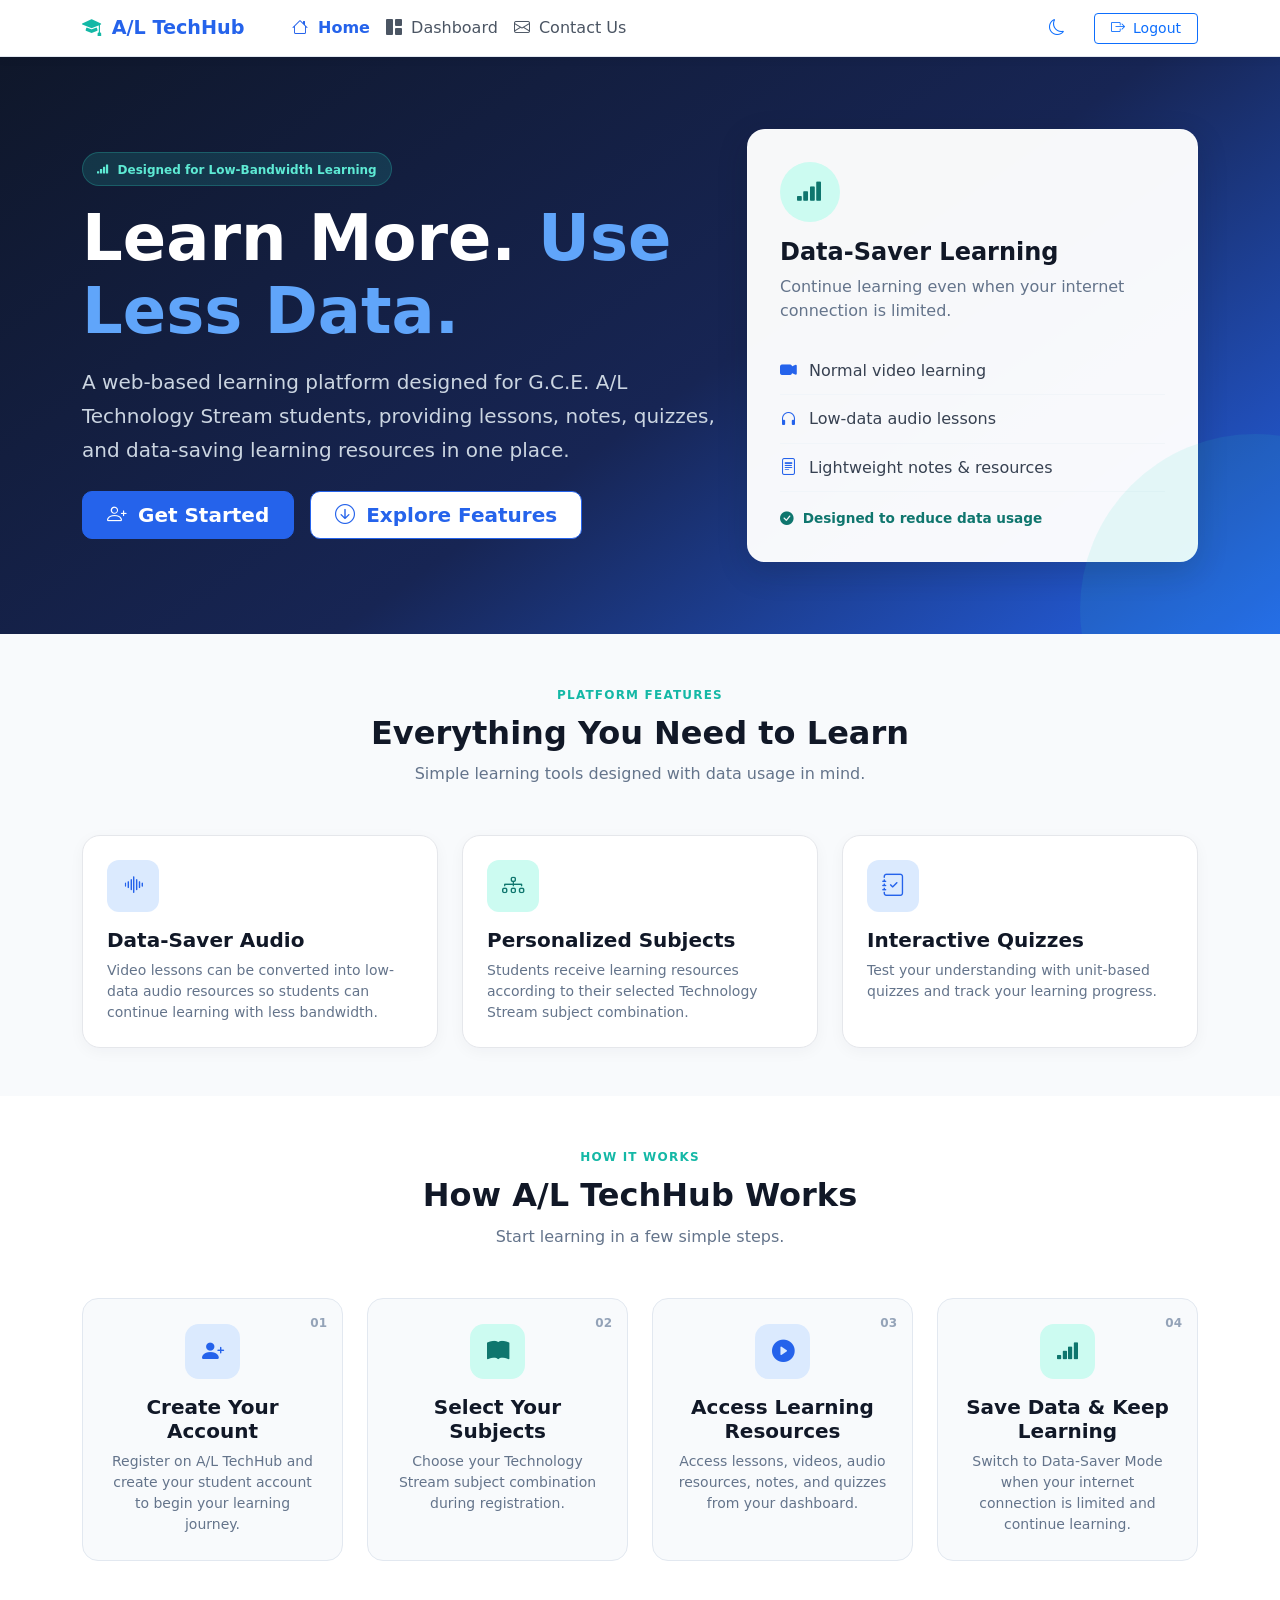
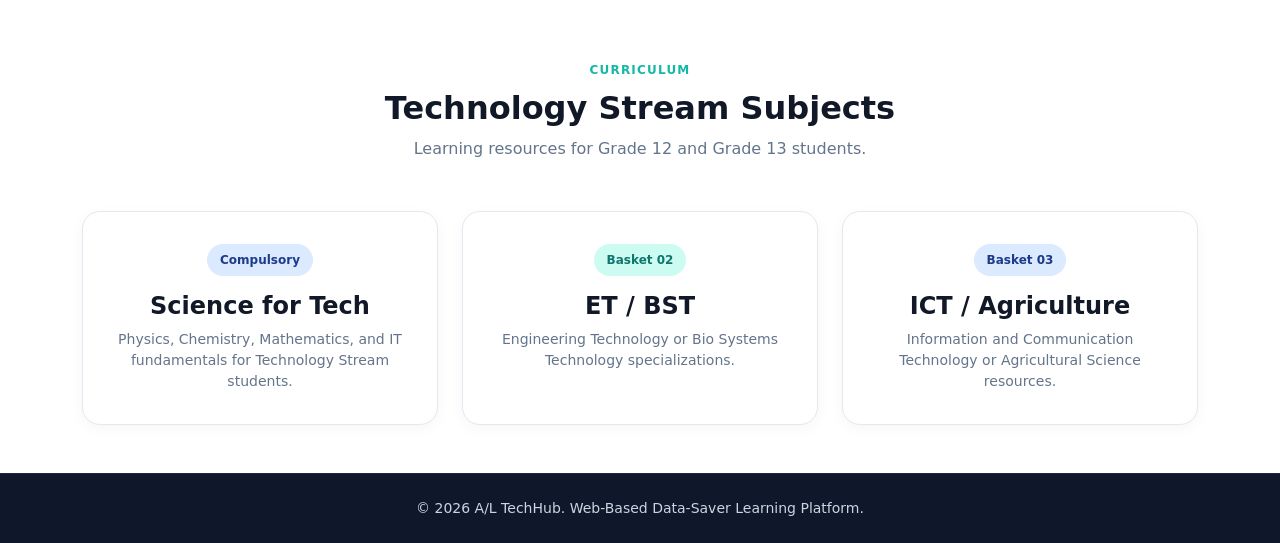
<file: index.html>
<!DOCTYPE html>
<html lang="en">

<head>

    <meta charset="UTF-8">
    <meta name="viewport" content="width=device-width, initial-scale=1.0">

    <title>A/L TechHub | Data-Saver Learning Platform</title>

    <!-- Bootstrap -->
    <link
        href="https://cdn.jsdelivr.net/npm/bootstrap@5.3.0/dist/css/bootstrap.min.css"
        rel="stylesheet"
    >

    <!-- Bootstrap Icons -->
    <link
        href="https://cdn.jsdelivr.net/npm/bootstrap-icons@1.10.0/font/bootstrap-icons.css"
        rel="stylesheet"
    >

    <!-- Main CSS -->
    <link rel="stylesheet" href="./css/style.css">

</head>


<body class="home-page">


<!-- =========================================
     NAVIGATION BAR
========================================= -->

<nav class="navbar navbar-expand-lg home-navbar sticky-top">

    <div class="container">

        <!-- Logo -->
        <a
            class="navbar-brand home-brand fw-bold"
            href="index.php"
        >
            <i class="bi bi-mortarboard-fill me-1"></i>
            A/L TechHub
        </a>


        <!-- Mobile Button -->
        <button
            class="navbar-toggler"
            type="button"
            data-bs-toggle="collapse"
            data-bs-target="#mainNavbar"
            aria-controls="mainNavbar"
            aria-expanded="false"
            aria-label="Toggle navigation"
        >
            <span class="navbar-toggler-icon"></span>
        </button>


        <!-- Navigation -->
        <div
            class="collapse navbar-collapse"
            id="mainNavbar"
        >

            <!-- Left Links -->
            <ul class="navbar-nav me-auto ms-lg-4">

                <li class="nav-item">

                    <a
                        class="nav-link home-nav-link active"
                        href="index.html"
                    >
                        <i class="bi bi-house me-1"></i>
                        Home
                    </a>

                </li>


                <li class="nav-item">

                    <a
                        class="nav-link home-nav-link"
                        href="dashboard.php"
                    >
                        <i class="bi bi-grid-1x2-fill me-1"></i>
                        Dashboard
                    </a>

                </li>

                <li class="nav-item">

                    <a
                        class="nav-link home-nav-link"
                        href="contact.php"
                    >
                        <i class="bi bi-envelope me-1"></i>
                        Contact Us
                    </a>

                </li>

            </ul>

           <!-- Right Side -->

<div class="d-flex align-items-center gap-3">

   


    <!-- Day / Night Mode -->

    <button
        type="button"
        id="themeToggle"
        class="btn btn-link theme-toggle"
        aria-label="Switch to night mode"
        title="Switch to night mode"
    >

        <i
            class="bi bi-moon"
            id="themeIcon"
        ></i>

    </button>


    <a
        href="php/logout.php"
        class="btn btn-outline-primary btn-sm px-3"
    >

        <i class="bi bi-box-arrow-right me-1"></i>

        Logout

    </a>

</div>

        </div>

    </div>

</nav>



<!-- =========================================
     HERO SECTION
========================================= -->

<header class="home-hero">

    <div class="container">

        <div class="row align-items-center py-5">


            <!-- LEFT SIDE -->

            <div class="col-lg-7 py-4">


                <!-- Badge -->

                <span class="badge data-saver-badge mb-3">

                    <i class="bi bi-reception-4 me-1"></i>

                    Designed for Low-Bandwidth Learning

                </span>


                <!-- Heading -->

                <h1 class="home-heading fw-bold mb-3">

                    Learn More.
                    <span class="hero-highlight">
                        Use Less Data.
                    </span>

                </h1>


                <!-- Description -->

                <p class="home-description lead mb-4">

                    A web-based learning platform designed for
                    G.C.E. A/L Technology Stream students, providing
                    lessons, notes, quizzes, and data-saving learning
                    resources in one place.

                </p>


                <!-- Buttons -->

                <div class="d-flex flex-wrap gap-3">

                    <a
                        href="#how-it-works"
                        class="btn btn-home-primary btn-lg px-4 fw-bold"
                    >

                        <i class="bi bi-person-plus me-1"></i>

                        Get Started

                    </a>


                    <a
                        href="#features"
                        class="btn btn-home-outline btn-lg px-4 fw-bold"
                    >

                        <i class="bi bi-arrow-down-circle me-1"></i>

                        Explore Features

                    </a>

                </div>

            </div>



            <!-- RIGHT SIDE -->

            <div class="col-lg-5 py-4">


                <div class="data-saver-card">


                    <!-- Icon -->

                    <div class="data-saver-icon">

                        <i class="bi bi-reception-4"></i>

                    </div>


                    <!-- Title -->

                    <h4 class="fw-bold mt-3">

                        Data-Saver Learning

                    </h4>


                    <!-- Description -->

                    <p class="home-card-text mb-4">

                        Continue learning even when your
                        internet connection is limited.

                    </p>


                    <!-- Feature -->

                    <div class="data-saver-item">

                        <i class="bi bi-camera-video-fill"></i>

                        <span>
                            Normal video learning
                        </span>

                    </div>


                    <!-- Feature -->

                    <div class="data-saver-item">

                        <i class="bi bi-headphones"></i>

                        <span>
                            Low-data audio lessons
                        </span>

                    </div>


                    <!-- Feature -->

                    <div class="data-saver-item">

                        <i class="bi bi-file-text"></i>

                        <span>
                            Lightweight notes & resources
                        </span>

                    </div>


                    <!-- Status -->

                    <div class="data-saver-status mt-3">

                        <i class="bi bi-check-circle-fill me-1"></i>

                        Designed to reduce data usage

                    </div>

                </div>

            </div>

        </div>

    </div>

</header>



<!-- =========================================
     FEATURES SECTION
========================================= -->

<section
    id="features"
    class="home-section-light py-5"
>

    <div class="container">


        <!-- Heading -->

        <div class="text-center mb-5">

            <span class="section-label">
                PLATFORM FEATURES
            </span>

            <h2 class="home-section-title fw-bold mt-2">
                Everything You Need to Learn
            </h2>

            <p class="home-section-text">
                Simple learning tools designed with data usage in mind.
            </p>

        </div>


        <div class="row g-4">


            <!-- Feature 1 -->

            <div class="col-md-4">

                <div class="feature-card h-100">

                    <div class="feature-icon blue-icon">

                        <i class="bi bi-soundwave"></i>

                    </div>


                    <h5 class="fw-bold mt-3">
                        Data-Saver Audio
                    </h5>


                    <p class="home-card-text small mb-0">

                        Video lessons can be converted into
                        low-data audio resources so students
                        can continue learning with less
                        bandwidth.

                    </p>

                </div>

            </div>



            <!-- Feature 2 -->

            <div class="col-md-4">

                <div class="feature-card h-100">

                    <div class="feature-icon teal-icon">

                        <i class="bi bi-diagram-3"></i>

                    </div>


                    <h5 class="fw-bold mt-3">
                        Personalized Subjects
                    </h5>


                    <p class="home-card-text small mb-0">

                        Students receive learning resources
                        according to their selected
                        Technology Stream subject combination.

                    </p>

                </div>

            </div>



            <!-- Feature 3 -->

            <div class="col-md-4">

                <div class="feature-card h-100">

                    <div class="feature-icon blue-icon">

                        <i class="bi bi-journal-check"></i>

                    </div>


                    <h5 class="fw-bold mt-3">
                        Interactive Quizzes
                    </h5>


                    <p class="home-card-text small mb-0">

                        Test your understanding with
                        unit-based quizzes and track your
                        learning progress.

                    </p>

                </div>

            </div>

        </div>

    </div>

</section>

<!-- =========================================
     HOW A/L TECHHUB WORKS
========================================= -->

<section
    id="how-it-works"
    class="home-how-it-works py-5"
>

    <div class="container">

        <!-- Heading -->

        <div class="text-center mb-5">

            <span class="section-label">
                HOW IT WORKS
            </span>

            <h2 class="home-section-title fw-bold mt-2">
                How A/L TechHub Works
            </h2>

            <p class="home-section-text">
                Start learning in a few simple steps.
            </p>

        </div>


        <div class="row g-4">


            <!-- Step 01 -->

            <div class="col-md-6 col-lg-3">

                <div class="how-it-works-card h-100">

                    <div class="how-step-number">
                        01
                    </div>

                    <div class="how-step-icon blue-icon">

                        <i class="bi bi-person-plus-fill"></i>

                    </div>

                    <h5 class="fw-bold mt-3">
                        Create Your Account
                    </h5>

                    <p class="home-card-text small mb-0">

                        Register on A/L TechHub and
                        create your student account
                        to begin your learning journey.

                    </p>

                </div>

            </div>


            <!-- Step 02 -->

            <div class="col-md-6 col-lg-3">

                <div class="how-it-works-card h-100">

                    <div class="how-step-number">
                        02
                    </div>

                    <div class="how-step-icon teal-icon">

                        <i class="bi bi-book-fill"></i>

                    </div>

                    <h5 class="fw-bold mt-3">
                        Select Your Subjects
                    </h5>

                    <p class="home-card-text small mb-0">

                        Choose your Technology Stream
                        subject combination during
                        registration.

                    </p>

                </div>

            </div>


            <!-- Step 03 -->

            <div class="col-md-6 col-lg-3">

                <div class="how-it-works-card h-100">

                    <div class="how-step-number">
                        03
                    </div>

                    <div class="how-step-icon blue-icon">

                        <i class="bi bi-play-circle-fill"></i>

                    </div>

                    <h5 class="fw-bold mt-3">
                        Access Learning Resources
                    </h5>

                    <p class="home-card-text small mb-0">

                        Access lessons, videos, audio
                        resources, notes, and quizzes
                        from your dashboard.

                    </p>

                </div>

            </div>


            <!-- Step 04 -->

            <div class="col-md-6 col-lg-3">

                <div class="how-it-works-card h-100">

                    <div class="how-step-number">
                        04
                    </div>

                    <div class="how-step-icon teal-icon">

                        <i class="bi bi-reception-4"></i>

                    </div>

                    <h5 class="fw-bold mt-3">
                        Save Data & Keep Learning
                    </h5>

                    <p class="home-card-text small mb-0">

                        Switch to Data-Saver Mode when
                        your internet connection is
                        limited and continue learning.

                    </p>

                </div>

            </div>


        </div>

    </div>

</section>

<!-- =========================================
     CURRICULUM SECTION
========================================= -->

<section
    id="curriculum"
    class="home-curriculum py-5"
>

    <div class="container">


        <!-- Heading -->

        <div class="text-center mb-5">

            <span class="section-label">
                CURRICULUM
            </span>

            <h2 class="home-section-title fw-bold mt-2">
                Technology Stream Subjects
            </h2>

            <p class="home-section-text">
                Learning resources for Grade 12 and Grade 13 students.
            </p>

        </div>


        <div class="row g-4 text-center">


            <!-- SFT -->

            <div class="col-md-4">

                <div class="curriculum-card h-100">

                    <span class="curriculum-badge blue-badge">
                        Compulsory
                    </span>

                    <h4 class="fw-bold mt-3">
                        Science for Tech
                    </h4>

                    <p class="home-card-text small mb-0">

                        Physics, Chemistry, Mathematics,
                        and IT fundamentals for Technology
                        Stream students.

                    </p>

                </div>

            </div>



            <!-- ET / BST -->

            <div class="col-md-4">

                <div class="curriculum-card h-100">

                    <span class="curriculum-badge teal-badge">
                        Basket 02
                    </span>

                    <h4 class="fw-bold mt-3">
                        ET / BST
                    </h4>

                    <p class="home-card-text small mb-0">

                        Engineering Technology or
                        Bio Systems Technology
                        specializations.

                    </p>

                </div>

            </div>



            <!-- ICT / Agriculture -->

            <div class="col-md-4">

                <div class="curriculum-card h-100">

                    <span class="curriculum-badge blue-badge">
                        Basket 03
                    </span>

                    <h4 class="fw-bold mt-3">
                        ICT / Agriculture
                    </h4>

                    <p class="home-card-text small mb-0">

                        Information and Communication
                        Technology or Agricultural
                        Science resources.

                    </p>

                </div>

            </div>

        </div>

    </div>

</section>



<!-- =========================================
     FOOTER
========================================= -->

<footer class="home-footer py-4">

    <div class="container text-center">

        <p class="mb-0 small">

            &copy; 2026 A/L TechHub.
            Web-Based Data-Saver Learning Platform.

        </p>

    </div>

</footer>



<!-- Bootstrap JavaScript -->

<script
    src="https://cdn.jsdelivr.net/npm/bootstrap@5.3.0/dist/js/bootstrap.bundle.min.js">
</script>

</body>

</html>
</file>
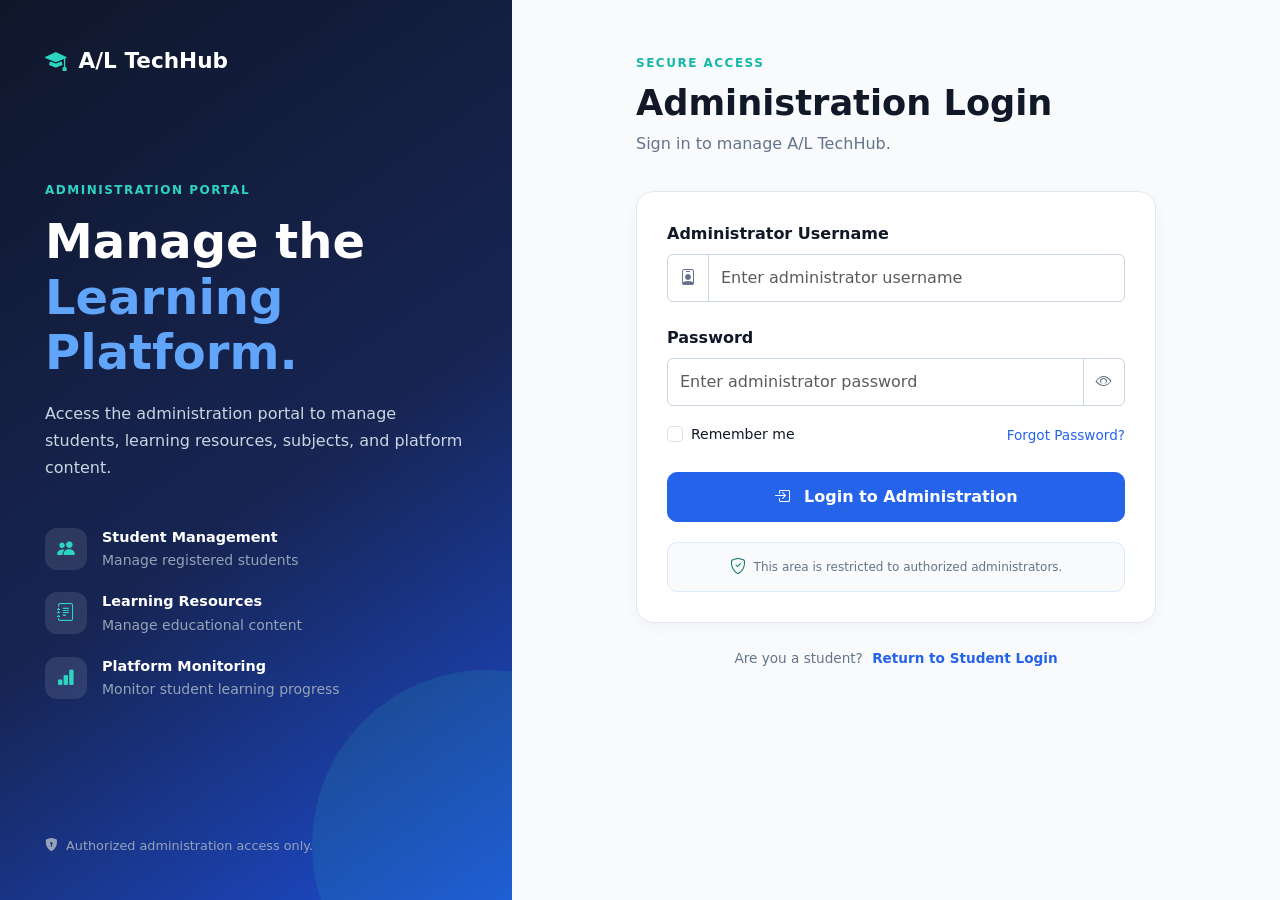
<file: admin-login.html>
<!DOCTYPE html>
<html lang="en">

<head>

    <meta charset="UTF-8">

    <meta
        name="viewport"
        content="width=device-width, initial-scale=1.0"
    >

    <title>Administration Login | A/L TechHub</title>


    <!-- Bootstrap -->
    <link
        href="https://cdn.jsdelivr.net/npm/bootstrap@5.3.0/dist/css/bootstrap.min.css"
        rel="stylesheet"
    >


    <!-- Bootstrap Icons -->
    <link
        href="https://cdn.jsdelivr.net/npm/bootstrap-icons@1.10.0/font/bootstrap-icons.css"
        rel="stylesheet"
    >


    <!-- Main CSS -->
    <link rel="stylesheet" href="css/style.css">

</head>


<body class="admin-login-page">


    <!-- =========================================
         MAIN WRAPPER
    ========================================== -->

    <div class="admin-login-wrapper">


        <!-- =========================================
             LEFT SIDE
        ========================================== -->

        <div class="admin-login-sidebar">

            <div class="admin-sidebar-content">


                <!-- Logo -->

                <a
                    href="index.html"
                    class="admin-logo text-decoration-none"
                >

                    <i class="bi bi-mortarboard-fill me-1"></i>

                    A/L TechHub

                </a>


                <!-- Main Content -->

                <div class="admin-sidebar-main">

                    <span class="admin-sidebar-label">
                        ADMINISTRATION PORTAL
                    </span>


                    <h1>
                        Manage the
                        <span>Learning Platform.</span>
                    </h1>


                    <p>
                        Access the administration portal to manage
                        students, learning resources, subjects,
                        and platform content.
                    </p>


                    <!-- Admin Features -->

                    <div class="admin-benefits">


                        <div class="admin-benefit">

                            <div class="admin-benefit-icon">

                                <i class="bi bi-people-fill"></i>

                            </div>

                            <div>

                                <strong>
                                    Student Management
                                </strong>

                                <small>
                                    Manage registered students
                                </small>

                            </div>

                        </div>


                        <div class="admin-benefit">

                            <div class="admin-benefit-icon">

                                <i class="bi bi-journal-text"></i>

                            </div>

                            <div>

                                <strong>
                                    Learning Resources
                                </strong>

                                <small>
                                    Manage educational content
                                </small>

                            </div>

                        </div>


                        <div class="admin-benefit">

                            <div class="admin-benefit-icon">

                                <i class="bi bi-bar-chart-fill"></i>

                            </div>

                            <div>

                                <strong>
                                    Platform Monitoring
                                </strong>

                                <small>
                                    Monitor student learning progress
                                </small>

                            </div>

                        </div>


                    </div>

                </div>


                <!-- Footer -->

                <div class="admin-sidebar-footer">

                    <i class="bi bi-shield-lock-fill me-1"></i>

                    Authorized administration access only.

                </div>

            </div>

        </div>



        <!-- =========================================
             RIGHT SIDE
        ========================================== -->

        <div class="admin-login-content">


            <div class="admin-login-form-container">

            

                <!-- Heading -->

                <div class="admin-login-heading">

                    <span class="admin-login-label">
                        SECURE ACCESS
                    </span>


                    <h2>
                        Administration Login
                    </h2>


                    <p>
                        Sign in to manage A/L TechHub.
                    </p>

                </div>

                <!-- =========================================
                        LOGIN ERROR MESSAGE
                    ========================================== -->

                    <div
                        id="loginError"
                        class="alert alert-danger d-none"
                        role="alert"
                    >
                    </div>



                <!-- =========================================
                     LOGIN CARD
                ========================================== -->

                <div class="admin-login-card">


                    <form
                        action="php/admin_login_process.php"
                        method="POST"
                    >


                        <!-- Admin Username -->

                        <div class="mb-4">

                            <label
                                for="adminUsername"
                                class="form-label fw-semibold"
                            >
                                Administrator Username
                            </label>


                            <div class="input-group">

                                <span class="input-group-text">

                                    <i class="bi bi-person-badge"></i>

                                </span>


                                <input
                                    type="text"
                                    class="form-control"
                                    id="adminUsername"
                                    name="username"
                                    placeholder="Enter administrator username"
                                    required
                                >

                            </div>

                        </div>



                        <div class="mb-3">
                            <label for="adminPassword" class="form-label fw-bold">
                                Password
                            </label>

                            <div class="input-group">

                                <input
                                    type="password"
                                    class="form-control"
                                    id="adminPassword"
                                    name="password"
                                    placeholder="Enter administrator password"
                                    required
                                >

                                <span
                                    class="input-group-text password-toggle"
                                    onclick="togglePassword()"
                                    style="cursor: pointer;"
                                >
                                    <i class="bi bi-eye" id="passwordIcon"></i>
                                </span>

                            </div>
                        </div>



                        <!-- Remember -->

                        <div class="d-flex justify-content-between align-items-center mb-4">

                            <div class="form-check">

                                <input
                                    class="form-check-input"
                                    type="checkbox"
                                    id="rememberAdmin"
                                    name="remember_me"
                                >

                                <label
                                    class="form-check-label small"
                                    for="rememberAdmin"
                                >
                                    Remember me
                                </label>

                            </div>


                            <a href="forgot-admin-password.php" class="admin-forgot-link">
                                Forgot Password?
                            </a>

                        </div>



                        <!-- Login Button -->

                        <button
                            type="submit"
                            class="btn btn-admin-login w-100"
                        >

                            <i class="bi bi-box-arrow-in-right me-2"></i>

                            Login to Administration

                        </button>


                    </form>


                    <!-- Security Message -->

                    <div class="admin-security-message">

                        <i class="bi bi-shield-check"></i>

                        <span>
                            This area is restricted to authorized
                            administrators.
                        </span>

                    </div>

                </div>



                <!-- Student Login -->

                <div class="admin-bottom">

                    <span>
                        Are you a student?
                    </span>

                    <a href="login.html">
                        Return to Student Login
                    </a>

                </div>


            </div>

        </div>

    </div>

    <script>
function togglePassword() {

    const passwordInput = document.getElementById("adminPassword");
    const passwordIcon = document.getElementById("passwordIcon");

    if (passwordInput.type === "password") {

        passwordInput.type = "text";

        passwordIcon.classList.remove("bi-eye");
        passwordIcon.classList.add("bi-eye-slash");

    } else {

        passwordInput.type = "password";

        passwordIcon.classList.remove("bi-eye-slash");
        passwordIcon.classList.add("bi-eye");

    }
}

// ==========================================
// DISPLAY LOGIN ERROR MESSAGE
// ==========================================

const urlParams = new URLSearchParams(
    window.location.search
);

const error = urlParams.get("error");

const loginError =
    document.getElementById("loginError");


if (error === "empty") {

    loginError.textContent =
        "Please enter your username and password.";

    loginError.classList.remove("d-none");

}


if (error === "invalid") {

    loginError.textContent =
        "Invalid administrator username or password.";

    loginError.classList.remove("d-none");

}


if (error === "unauthorized") {

    loginError.textContent =
        "You are not authorized to access the administration portal.";

    loginError.classList.remove("d-none");

}
</script>

</body>

</html>
</file>
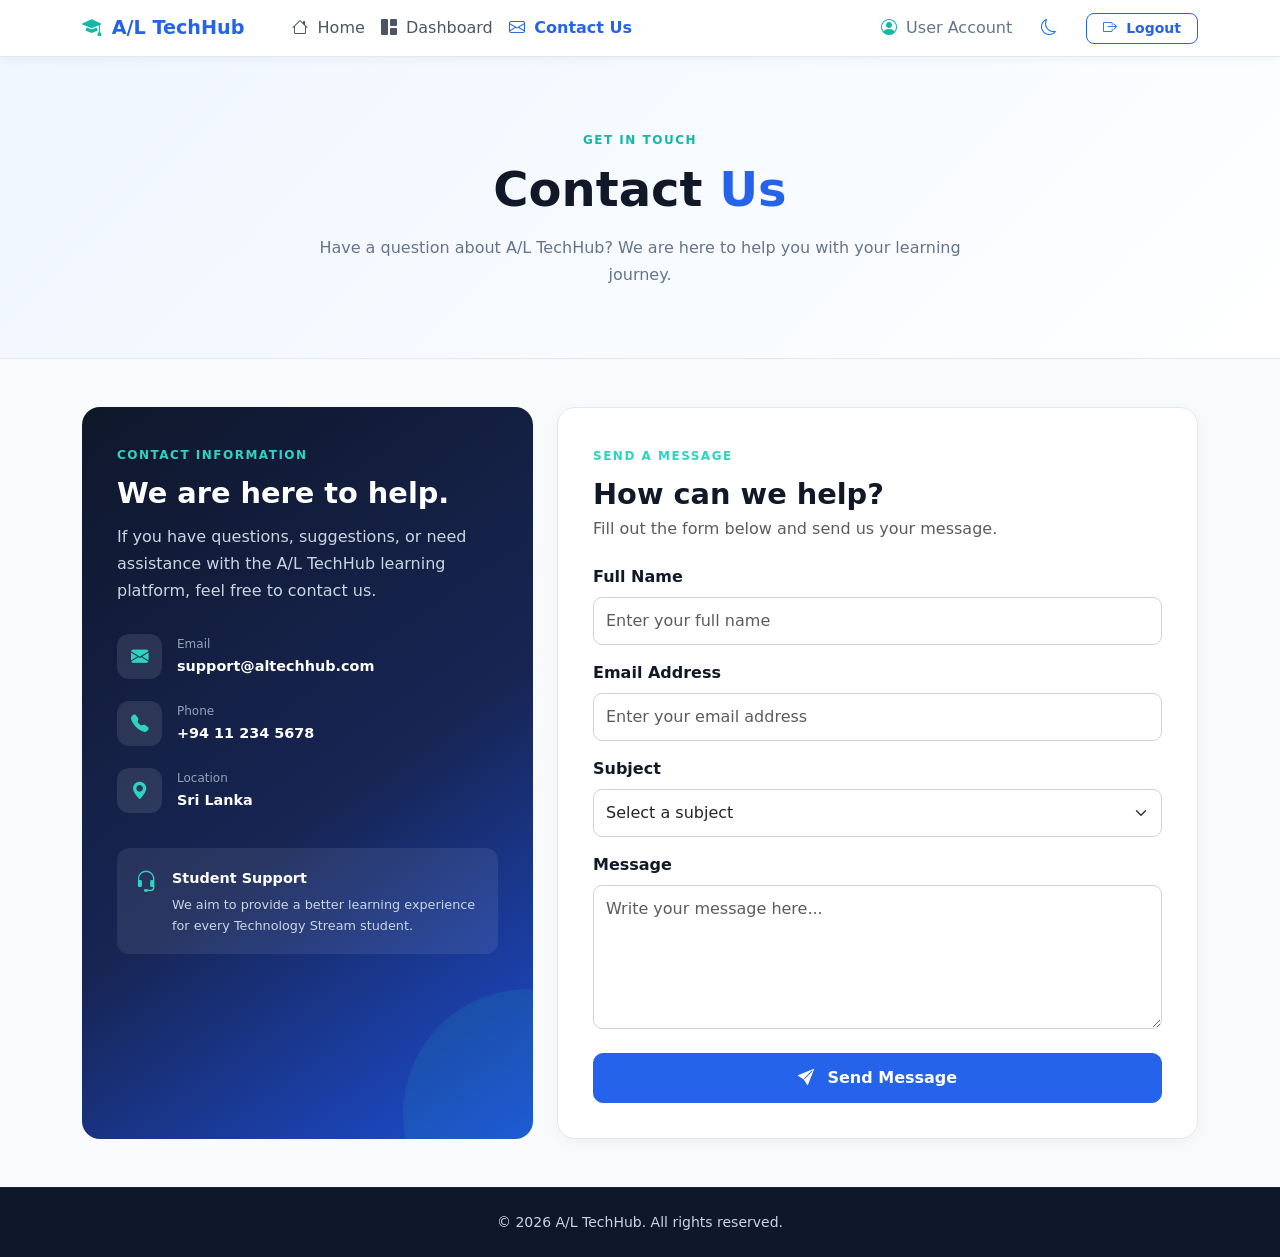
<file: contact.html>
<!DOCTYPE html>
<html lang="en">

<head>
    <meta charset="UTF-8">
    <meta name="viewport" content="width=device-width, initial-scale=1.0">

    <title>Contact Us | A/L TechHub</title>

    <!-- Bootstrap -->
    <link
        href="https://cdn.jsdelivr.net/npm/bootstrap@5.3.0/dist/css/bootstrap.min.css"
        rel="stylesheet"
    >

    <!-- Bootstrap Icons -->
    <link
        href="https://cdn.jsdelivr.net/npm/bootstrap-icons@1.10.0/font/bootstrap-icons.css"
        rel="stylesheet"
    >

    <!-- Main CSS -->
    <link rel="stylesheet" href="css/style.css">
</head>

<body class="contact-page">

    <!-- =================================
         Navigation Bar
    ================================== -->

    <nav class="navbar navbar-expand-lg navbar-light bg-white sticky-top dashboard-navbar">

        <div class="container">

            <!-- Brand -->
            <a
                class="navbar-brand fw-bold dashboard-brand"
                href="index.html"
            >
                <i class="bi bi-mortarboard-fill me-1"></i>
                A/L TechHub
            </a>


            <!-- Mobile Toggle -->
            <button
                class="navbar-toggler"
                type="button"
                data-bs-toggle="collapse"
                data-bs-target="#contactNavbar"
                aria-controls="contactNavbar"
                aria-expanded="false"
                aria-label="Toggle navigation"
            >
                <span class="navbar-toggler-icon"></span>
            </button>


            <!-- Navigation -->
            <div
                class="collapse navbar-collapse"
                id="contactNavbar"
            >

                <ul class="navbar-nav me-auto ms-lg-4">

                    <li class="nav-item">
                        <a
                            class="nav-link dashboard-nav-link"
                            href="index.html"
                        >
                            <i class="bi bi-house me-1"></i>
                            Home
                        </a>
                    </li>


                    <li class="nav-item">
                        <a
                            class="nav-link dashboard-nav-link"
                            href="dashboard.php"
                        >
                            <i class="bi bi-grid-1x2-fill me-1"></i>
                            Dashboard
                        </a>
                    </li>


                   

                    <li class="nav-item">
                        <a
                            class="nav-link dashboard-nav-link active"
                            href="contact.html"
                        >
                            <i class="bi bi-envelope me-1"></i>
                            Contact Us
                        </a>
                    </li>

                </ul>


                <div class="d-flex align-items-center gap-3">

    <a
        href="profile.php"
        class="dashboard-user text-decoration-none"
    >
        <i class="bi bi-person-circle me-1"></i>
        User Account
    </a>


    <!-- Day / Night Mode -->
    <button
        type="button"
        id="themeToggle"
        class="btn btn-link theme-toggle"
        aria-label="Switch to night mode"
        title="Switch to night mode"
    >
        <i
            class="bi bi-moon"
            id="themeIcon"
        ></i>
    </button>


    <a
        href="login.php"
        class="btn btn-outline-primary btn-sm px-3"
    >
        <i class="bi bi-box-arrow-right me-1"></i>
        Logout
    </a>

</div>

            </div>

        </div>

    </nav>



    <!-- =================================
         Contact Hero
    ================================== -->

    <section class="contact-hero">

        <div class="container">

            <div class="text-center">

                <span class="contact-label">
                    GET IN TOUCH
                </span>

                <h1>
                    Contact <span>Us</span>
                </h1>

                <p>
                    Have a question about A/L TechHub?
                    We are here to help you with your learning journey.
                </p>

            </div>

        </div>

    </section>



    <!-- =================================
         Contact Section
    ================================== -->

    <main class="container py-5">

        <div class="row g-4">


            <!-- =================================
                 Contact Information
            ================================== -->

            <div class="col-lg-5">

                <div class="contact-info-card h-100">

                    <span class="contact-section-label">
                        CONTACT INFORMATION
                    </span>

                    <h3>
                        We are here to help.
                    </h3>

                    <p class="contact-info-text">
                        If you have questions, suggestions, or need
                        assistance with the A/L TechHub learning platform,
                        feel free to contact us.
                    </p>


                    <!-- Email -->
                    <div class="contact-info-item">

                        <div class="contact-icon">
                            <i class="bi bi-envelope-fill"></i>
                        </div>

                        <div>
                            <small>Email</small>
                            <strong>support@altechhub.com</strong>
                        </div>

                    </div>


                    <!-- Phone -->
                    <div class="contact-info-item">

                        <div class="contact-icon">
                            <i class="bi bi-telephone-fill"></i>
                        </div>

                        <div>
                            <small>Phone</small>
                            <strong>+94 11 234 5678</strong>
                        </div>

                    </div>


                    <!-- Location -->
                    <div class="contact-info-item">

                        <div class="contact-icon">
                            <i class="bi bi-geo-alt-fill"></i>
                        </div>

                        <div>
                            <small>Location</small>
                            <strong>Sri Lanka</strong>
                        </div>

                    </div>


                    <!-- Support -->
                    <div class="contact-support-box">

                        <i class="bi bi-headset"></i>

                        <div>
                            <strong>Student Support</strong>

                            <p>
                                We aim to provide a better learning
                                experience for every Technology Stream student.
                            </p>
                        </div>

                    </div>

                </div>

            </div>



            <!-- =================================
                 Contact Form
            ================================== -->

            <div class="col-lg-7">

                <div class="contact-form-card">

                    <div class="mb-4">

                        <span class="contact-section-label">
                            SEND A MESSAGE
                        </span>

                        <h3>
                            How can we help?
                        </h3>

                        <p class="text-muted">
                            Fill out the form below and send us your message.
                        </p>

                    </div>


                    <form>


                        <!-- Name -->
                        <div class="mb-3">

                            <label
                                for="name"
                                class="form-label fw-semibold"
                            >
                                Full Name
                            </label>

                            <input
                                type="text"
                                class="form-control"
                                id="name"
                                placeholder="Enter your full name"
                                required
                            >

                        </div>


                        <!-- Email -->
                        <div class="mb-3">

                            <label
                                for="email"
                                class="form-label fw-semibold"
                            >
                                Email Address
                            </label>

                            <input
                                type="email"
                                class="form-control"
                                id="email"
                                placeholder="Enter your email address"
                                required
                            >

                        </div>


                        <!-- Subject -->
                        <div class="mb-3">

                            <label
                                for="subject"
                                class="form-label fw-semibold"
                            >
                                Subject
                            </label>

                            <select
                                class="form-select"
                                id="subject"
                                required
                            >

                                <option value="" selected disabled>
                                    Select a subject
                                </option>

                                <option>
                                    Technical Support
                                </option>

                                <option>
                                    Account Problem
                                </option>

                                <option>
                                    Learning Resources
                                </option>

                                <option>
                                    Data Saver Mode
                                </option>

                                <option>
                                    General Inquiry
                                </option>

                                <option>
                                    Feedback
                                </option>

                            </select>

                        </div>


                        <!-- Message -->
                        <div class="mb-4">

                            <label
                                for="message"
                                class="form-label fw-semibold"
                            >
                                Message
                            </label>

                            <textarea
                                class="form-control"
                                id="message"
                                rows="5"
                                placeholder="Write your message here..."
                                required
                            ></textarea>

                        </div>


                        <!-- Button -->
                        <button
                            type="submit"
                            class="btn btn-contact w-100"
                        >
                            <i class="bi bi-send-fill me-2"></i>
                            Send Message
                        </button>

                    </form>

                </div>

            </div>

        </div>

    </main>



    <!-- =================================
         Footer
    ================================== -->

    <footer class="home-footer py-4">

        <div class="container text-center">

            <p class="mb-0 small">
                © 2026 A/L TechHub. All rights reserved.
            </p>

        </div>

    </footer>



    <!-- Bootstrap JavaScript -->
    <script
        src="https://cdn.jsdelivr.net/npm/bootstrap@5.3.0/dist/js/bootstrap.bundle.min.js">
    </script>

</body>

</html>
</file>
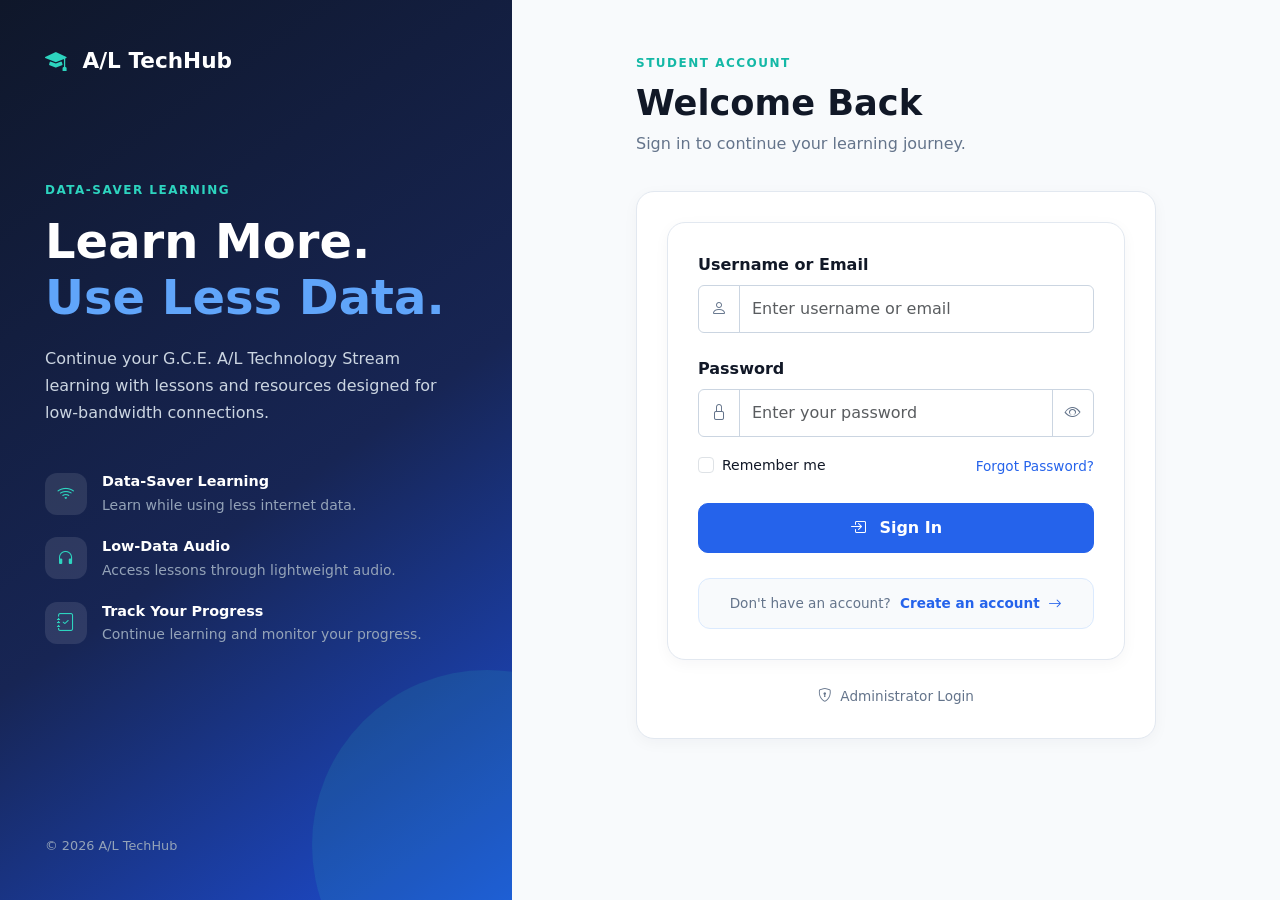
<file: login.html>
<!DOCTYPE html>
<html lang="en">

<head>
    <meta charset="UTF-8">
    <meta name="viewport" content="width=device-width, initial-scale=1.0">

    <title>Student Login | A/L TechHub</title>

    <!-- Bootstrap -->
    <link
        href="https://cdn.jsdelivr.net/npm/bootstrap@5.3.0/dist/css/bootstrap.min.css"
        rel="stylesheet"
    >

    <!-- Bootstrap Icons -->
    <link
        href="https://cdn.jsdelivr.net/npm/bootstrap-icons@1.10.0/font/bootstrap-icons.css"
        rel="stylesheet"
    >

    <!-- Main CSS -->
    <link rel="stylesheet" href="css/style.css">

</head>


<body class="login-page">


<div class="login-wrapper">


    <!-- =========================================
         LEFT SIDE
    ========================================== -->

    <div class="login-sidebar">

        <div class="login-sidebar-content">


            <!-- Logo -->

            <a href="index.html" class="login-logo text-decoration-none">

                <i class="bi bi-mortarboard-fill me-2"></i>
                A/L TechHub

            </a>


            <!-- Main Content -->

            <div class="login-sidebar-main">

                <span class="login-sidebar-label">
                    DATA-SAVER LEARNING
                </span>


                <h1>
                    Learn More.
                    <span>Use Less Data.</span>
                </h1>


                <p>
                    Continue your G.C.E. A/L Technology Stream
                    learning with lessons and resources designed
                    for low-bandwidth connections.
                </p>


                <!-- Benefits -->

                <div class="login-benefits">


                    <div class="login-benefit">

                        <div class="login-benefit-icon">
                            <i class="bi bi-wifi"></i>
                        </div>

                        <div>
                            <strong>Data-Saver Learning</strong>
                            <small>
                                Learn while using less internet data.
                            </small>
                        </div>

                    </div>


                    <div class="login-benefit">

                        <div class="login-benefit-icon">
                            <i class="bi bi-headphones"></i>
                        </div>

                        <div>
                            <strong>Low-Data Audio</strong>
                            <small>
                                Access lessons through lightweight audio.
                            </small>
                        </div>

                    </div>


                    <div class="login-benefit">

                        <div class="login-benefit-icon">
                            <i class="bi bi-journal-check"></i>
                        </div>

                        <div>
                            <strong>Track Your Progress</strong>
                            <small>
                                Continue learning and monitor your progress.
                            </small>
                        </div>

                    </div>


                </div>

            </div>


            <!-- Footer -->

            <div class="login-sidebar-footer">

                &copy; 2026 A/L TechHub

            </div>


        </div>

    </div>



    <!-- =========================================
         RIGHT SIDE
    ========================================== -->

    <div class="login-content">


        <div class="login-form-container">

            <!-- Heading -->

            <div class="login-heading">

                <span class="login-label">
                    STUDENT ACCOUNT
                </span>

                <h2>
                    Welcome Back
                </h2>

                <p>
                    Sign in to continue your learning journey.
                </p>

            </div>

            <div class="login-form-card">

    <!-- Registration Success Message -->
    <div
        id="registrationMessage"
        class="alert alert-success d-none align-items-center mb-4"
        role="alert"
    >
        <i class="bi bi-check-circle-fill fs-4 me-3"></i>

        <div>
            <strong>Registration Successful!</strong>
            <div class="small">
                Your account is ready. You can now sign in.
            </div>
        </div>
    </div>


    <form
        method="POST"
        action="php/login_process.php"
    >



            <!-- =====================================
                 LOGIN FORM
            ====================================== -->

            <div class="login-form-card">


                <!-- Login Error Message -->
                        <div
                            id="loginErrorMessage"
                            class="alert alert-danger d-none align-items-center mb-4"
                            role="alert"
                        >
                            <i class="bi bi-exclamation-circle-fill fs-4 me-3"></i>

                            <div>
                                <strong>Login Failed!</strong>
                                <div class="small">
                                    Incorrect username/email or password. Please try again.
                                </div>
                            </div>
                        </div>


                    <!-- Username -->

                    <div class="mb-4">

                        <label
                            for="username"
                            class="form-label fw-semibold"
                        >
                            Username or Email
                        </label>


                        <div class="input-group">

                            <span class="input-group-text">
                                <i class="bi bi-person"></i>
                            </span>


                            <input
                                type="text"
                                name="username"
                                id="username"
                                class="form-control"
                                placeholder="Enter username or email"
                                required
                            >

                        </div>

                    </div>



                    <!-- Password -->

                    <div class="mb-3">

                        <label
                            for="password"
                            class="form-label fw-semibold"
                        >
                            Password
                        </label>


                        <div class="input-group">

                            <span class="input-group-text">
                                <i class="bi bi-lock"></i>
                            </span>


                            <input
                                type="password"
                                name="password"
                                id="password"
                                class="form-control"
                                placeholder="Enter your password"
                                required
                            >


                            <button
                                type="button"
                                class="input-group-text password-toggle"
                                id="togglePassword"
                                aria-label="Show password"
                            >

                                <i
                                    class="bi bi-eye"
                                    id="eyeIcon"
                                ></i>

                            </button>

                        </div>

                    </div>



                    <!-- Remember / Forgot -->

                    <div class="d-flex justify-content-between align-items-center mb-4">


                        <div class="form-check">

                            <input
                                type="checkbox"
                                class="form-check-input"
                                id="rememberMe"
                                name="remember_me"
                                value="1"
                            >

                            <label
                                class="form-check-label small"
                                for="rememberMe"
                            >
                                Remember me
                            </label>

                        </div>


                        <a
                            href="forgot-password.php"
                            class="login-forgot-link"
                        >
                            Forgot Password?
                        </a>


                    </div>



                    <!-- Login Button -->

                    <button
                        type="submit"
                        class="btn btn-login-new w-100"
                    >

                        <i class="bi bi-box-arrow-in-right me-2"></i>

                        Sign In

                    </button>


                </form>



                <!-- Register Redirect -->

                <div class="login-redirect-new">

                    <span>
                        Don't have an account?
                    </span>

                    <a
                        href="register.html"
                        class="login-link"
                    >
                        Create an account
                        <i class="bi bi-arrow-right ms-1"></i>
                    </a>

                </div>


            </div>



            <!-- Admin Login -->

            <div class="text-center mt-4">

                <a
    href="admin-login.html"
    class="admin-link"
>
    <i class="bi bi-shield-lock me-1"></i>
    Administrator Login
</a>

            </div>


        </div>

    </div>


</div>



<!-- Login JavaScript -->

<script src="js/script.js"></script>



<script>

    const urlParams = new URLSearchParams(window.location.search);

    if (urlParams.get("registered") === "success") {

        const message =
            document.getElementById("registrationMessage");

        message.classList.remove("d-none");

    }

</script>


</body>


</html>
</file>
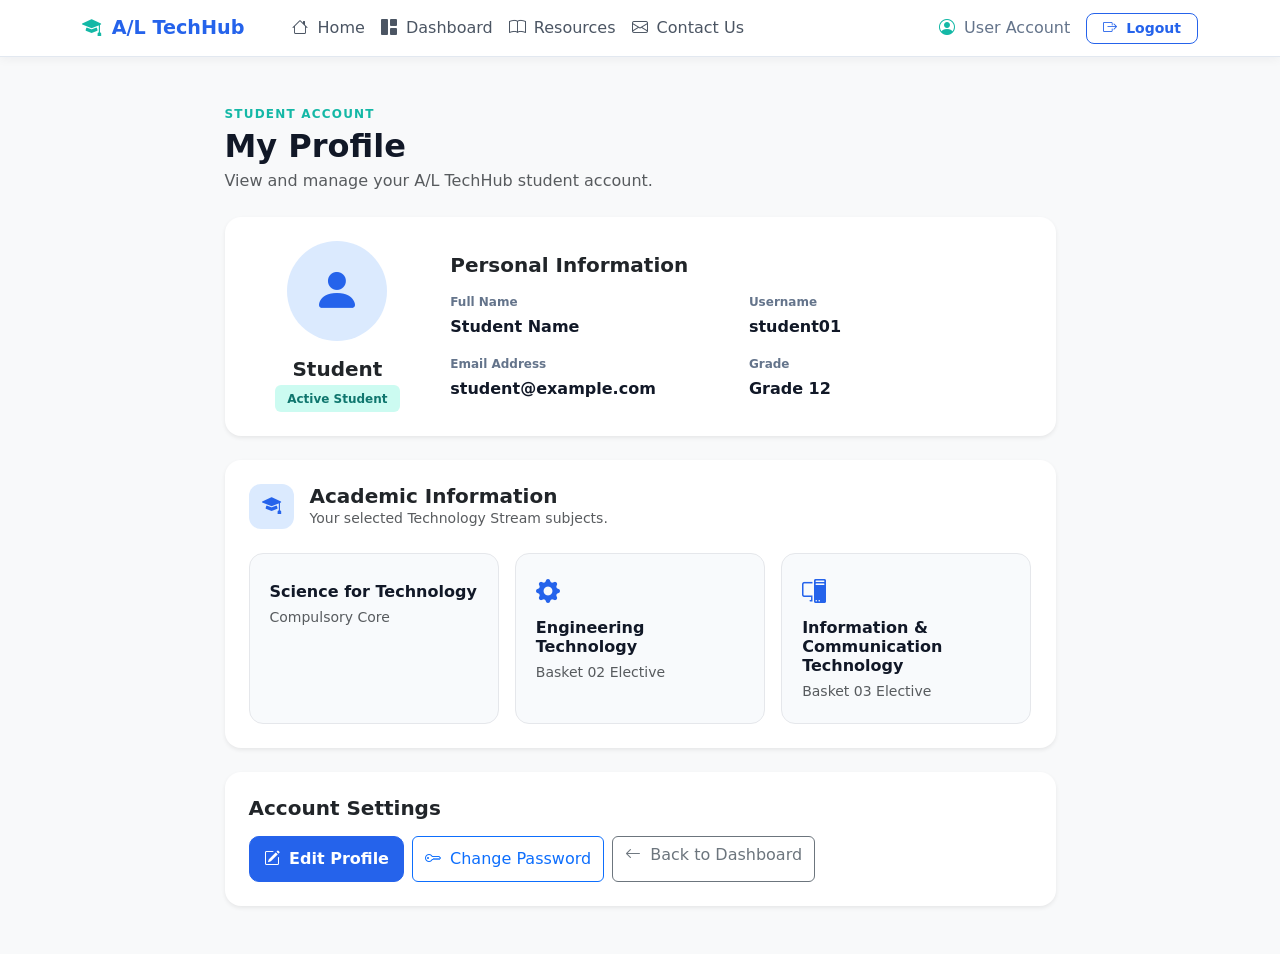
<file: profile.html>
<!DOCTYPE html>
<html lang="en">

<head>

    <meta charset="UTF-8">
    <meta name="viewport" content="width=device-width, initial-scale=1.0">

    <title>My Profile | A/L TechHub</title>

    <!-- Bootstrap -->
    <link
        href="https://cdn.jsdelivr.net/npm/bootstrap@5.3.0/dist/css/bootstrap.min.css"
        rel="stylesheet"
    >

    <!-- Bootstrap Icons -->
    <link
        href="https://cdn.jsdelivr.net/npm/bootstrap-icons@1.10.0/font/bootstrap-icons.css"
        rel="stylesheet"
    >

    <!-- Main CSS -->
    <link rel="stylesheet" href="css/style.css">

</head>


<body class="bg-light">


<!-- ==============================
     Navigation Bar
================================ -->

<nav class="navbar navbar-expand-lg navbar-light bg-white sticky-top dashboard-navbar">

    <div class="container">

        <!-- Brand -->
        <a
            class="navbar-brand fw-bold dashboard-brand"
            href="dashboard.html"
        >

            <i class="bi bi-mortarboard-fill me-1"></i>
            A/L TechHub

        </a>


        <!-- Mobile Toggle -->
        <button
            class="navbar-toggler"
            type="button"
            data-bs-toggle="collapse"
            data-bs-target="#profileNavbar"
            aria-controls="profileNavbar"
            aria-expanded="false"
            aria-label="Toggle navigation"
        >

            <span class="navbar-toggler-icon"></span>

        </button>


        <!-- Navbar Content -->
        <div
            class="collapse navbar-collapse"
            id="profileNavbar"
        >

            <!-- Left Navigation -->
            <ul class="navbar-nav me-auto ms-lg-4">

                <li class="nav-item">

                    <a
                        class="nav-link dashboard-nav-link"
                        href="index.html"
                    >

                        <i class="bi bi-house me-1"></i>
                        Home

                    </a>

                </li>


                <li class="nav-item">

                    <a
                        class="nav-link dashboard-nav-link"
                        href="dashboard.html"
                    >

                        <i class="bi bi-grid-1x2-fill me-1"></i>
                        Dashboard

                    </a>

                </li>


                <li class="nav-item">

                    <a
                        class="nav-link dashboard-nav-link"
                        href="resources.html"
                    >

                        <i class="bi bi-book me-1"></i>
                        Resources

                    </a>

                </li>


                <li class="nav-item">

                    <a
                        class="nav-link dashboard-nav-link"
                        href="contact.html"
                    >

                        <i class="bi bi-envelope me-1"></i>
                        Contact Us

                    </a>

                </li>

            </ul>


            <!-- User Account -->
            <div class="d-flex align-items-center gap-3">

                <a
                    href="profile.html"
                    class="dashboard-user text-decoration-none"
                >

                    <i class="bi bi-person-circle me-1"></i>
                    User Account

                </a>


                <a
                    href="login.html"
                    class="btn btn-outline-primary btn-sm px-3"
                >

                    <i class="bi bi-box-arrow-right me-1"></i>
                    Logout

                </a>

            </div>

        </div>

    </div>

</nav>



<!-- ==============================
     Profile Content
================================ -->

<main class="container py-5">

    <div class="row justify-content-center">

        <div class="col-lg-9">


            <!-- Page Heading -->

            <div class="mb-4">

                <p class="small dashboard-label mb-1">
                    STUDENT ACCOUNT
                </p>

                <h2 class="fw-bold mb-1">
                    My Profile
                </h2>

                <p class="text-muted mb-0">
                    View and manage your A/L TechHub student account.
                </p>

            </div>



            <!-- Profile Card -->

            <div class="card border-0 shadow-sm rounded-4 mb-4">

                <div class="card-body p-4">

                    <div class="row align-items-center">

                        <!-- Profile Icon -->

                        <div class="col-md-3 text-center mb-4 mb-md-0">

                            <div class="profile-avatar">

                                <i class="bi bi-person-fill"></i>

                            </div>

                            <h5 class="fw-bold mt-3 mb-1">
                                Student
                            </h5>

                            <span class="badge profile-status">
                                Active Student
                            </span>

                        </div>


                        <!-- Student Information -->

                        <div class="col-md-9">

                            <h5 class="fw-bold mb-3">
                                Personal Information
                            </h5>


                            <div class="row g-3">

                                <div class="col-md-6">

                                    <label class="profile-label">
                                        Full Name
                                    </label>

                                    <p class="profile-value">
                                        Student Name
                                    </p>

                                </div>


                                <div class="col-md-6">

                                    <label class="profile-label">
                                        Username
                                    </label>

                                    <p class="profile-value">
                                        student01
                                    </p>

                                </div>


                                <div class="col-md-6">

                                    <label class="profile-label">
                                        Email Address
                                    </label>

                                    <p class="profile-value">
                                        student@example.com
                                    </p>

                                </div>


                                <div class="col-md-6">

                                    <label class="profile-label">
                                        Grade
                                    </label>

                                    <p class="profile-value">
                                        Grade 12
                                    </p>

                                </div>

                            </div>

                        </div>

                    </div>

                </div>

            </div>



            <!-- Academic Information -->

            <div class="card border-0 shadow-sm rounded-4 mb-4">

                <div class="card-body p-4">

                    <div class="d-flex align-items-center mb-4">

                        <div class="profile-section-icon me-3">

                            <i class="bi bi-mortarboard-fill"></i>

                        </div>

                        <div>

                            <h5 class="fw-bold mb-0">
                                Academic Information
                            </h5>

                            <p class="text-muted small mb-0">
                                Your selected Technology Stream subjects.
                            </p>

                        </div>

                    </div>


                    <div class="row g-3">


                        <!-- SFT -->

                        <div class="col-md-4">

                            <div class="profile-subject-card">

                                <i class="bi bi-flask-fill"></i>

                                <h6 class="fw-bold mt-2 mb-1">
                                    Science for Technology
                                </h6>

                                <small class="text-muted">
                                    Compulsory Core
                                </small>

                            </div>

                        </div>


                        <!-- ET -->

                        <div class="col-md-4">

                            <div class="profile-subject-card">

                                <i class="bi bi-gear-fill"></i>

                                <h6 class="fw-bold mt-2 mb-1">
                                    Engineering Technology
                                </h6>

                                <small class="text-muted">
                                    Basket 02 Elective
                                </small>

                            </div>

                        </div>


                        <!-- ICT -->

                        <div class="col-md-4">

                            <div class="profile-subject-card">

                                <i class="bi bi-pc-display"></i>

                                <h6 class="fw-bold mt-2 mb-1">
                                    Information & Communication Technology
                                </h6>

                                <small class="text-muted">
                                    Basket 03 Elective
                                </small>

                            </div>

                        </div>

                    </div>

                </div>

            </div>



            <!-- Account Actions -->

            <div class="card border-0 shadow-sm rounded-4">

                <div class="card-body p-4">

                    <h5 class="fw-bold mb-3">
                        Account Settings
                    </h5>


                    <div class="d-flex flex-column flex-md-row gap-2">

                        <button
                            type="button"
                            class="btn btn-dashboard"
                        >

                            <i class="bi bi-pencil-square me-1"></i>
                            Edit Profile

                        </button>


                        <button
                            type="button"
                            class="btn btn-outline-primary"
                        >

                            <i class="bi bi-key me-1"></i>
                            Change Password

                        </button>


                        <a
                            href="dashboard.html"
                            class="btn btn-outline-secondary"
                        >

                            <i class="bi bi-arrow-left me-1"></i>
                            Back to Dashboard

                        </a>

                    </div>

                </div>

            </div>


        </div>

    </div>

</main>



<!-- Bootstrap JavaScript -->

<script
    src="https://cdn.jsdelivr.net/npm/bootstrap@5.3.0/dist/js/bootstrap.bundle.min.js"
></script>


</body>

</html>
</file>
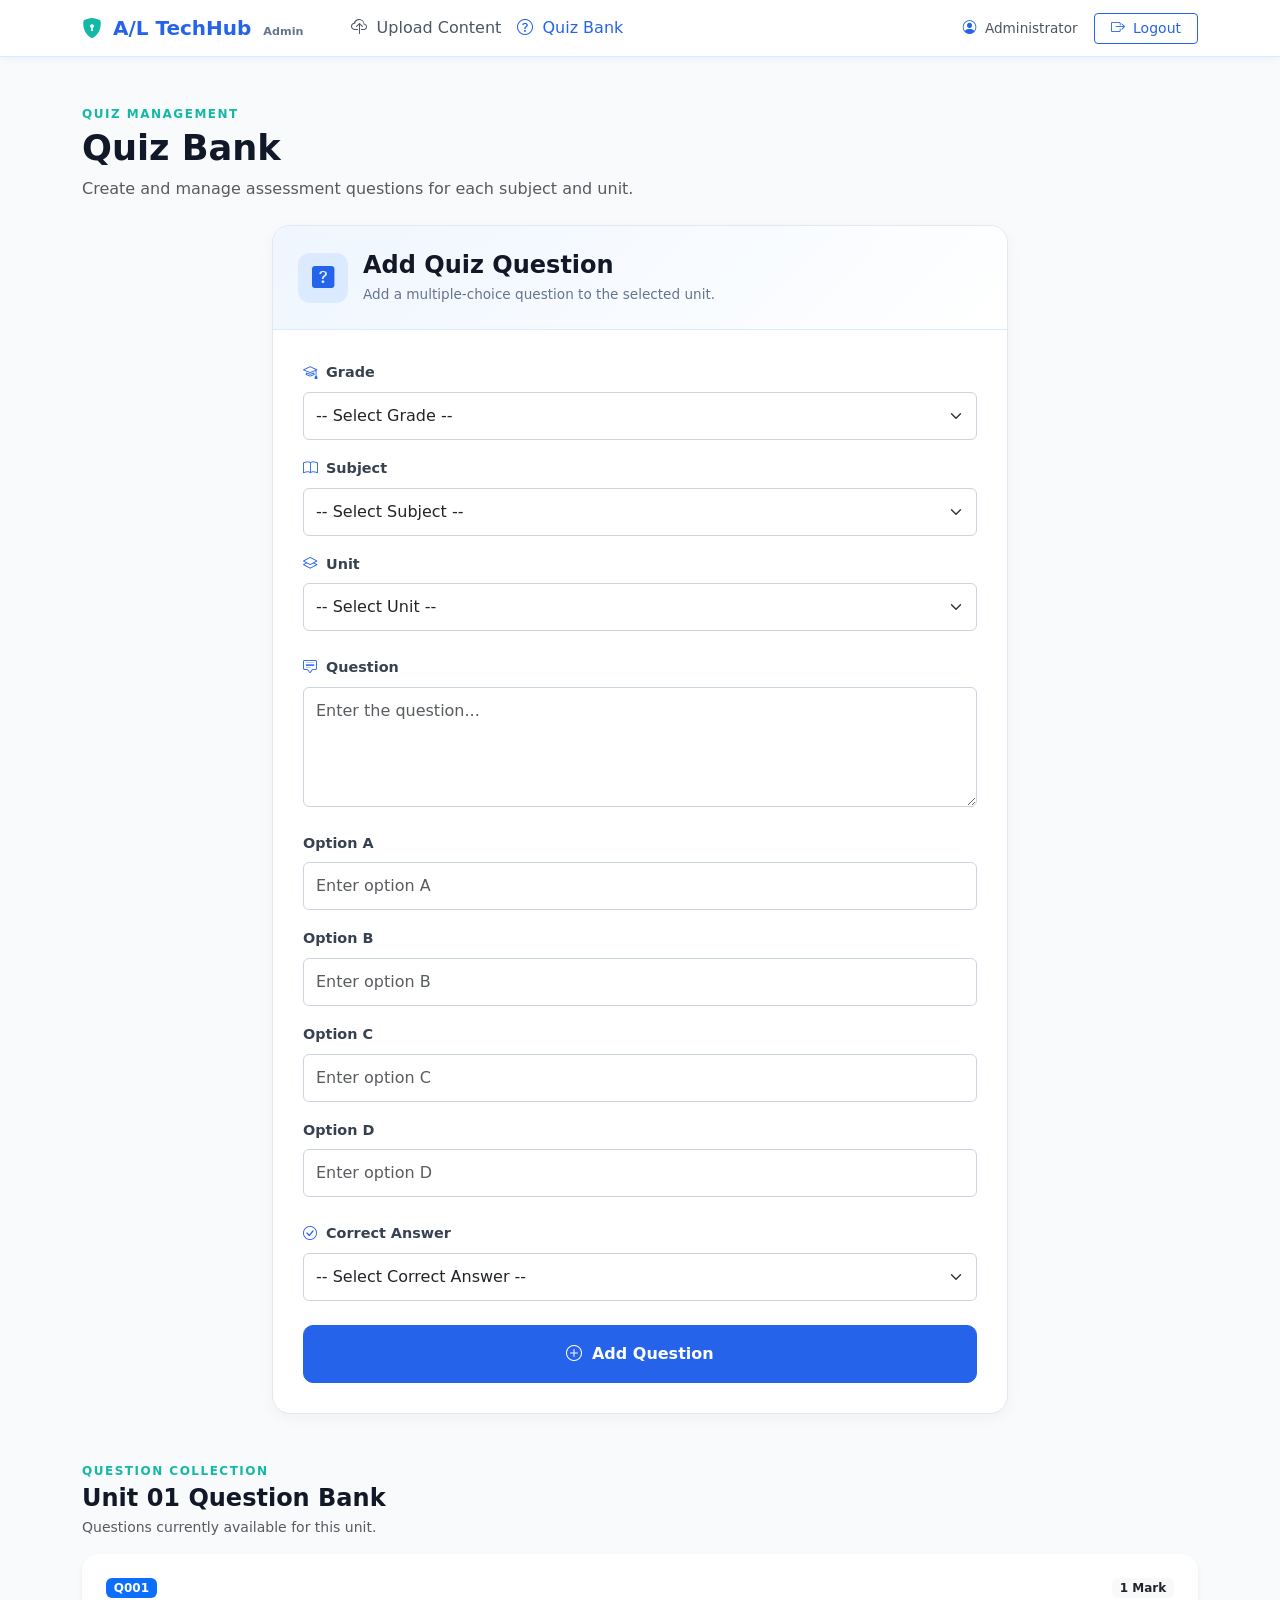
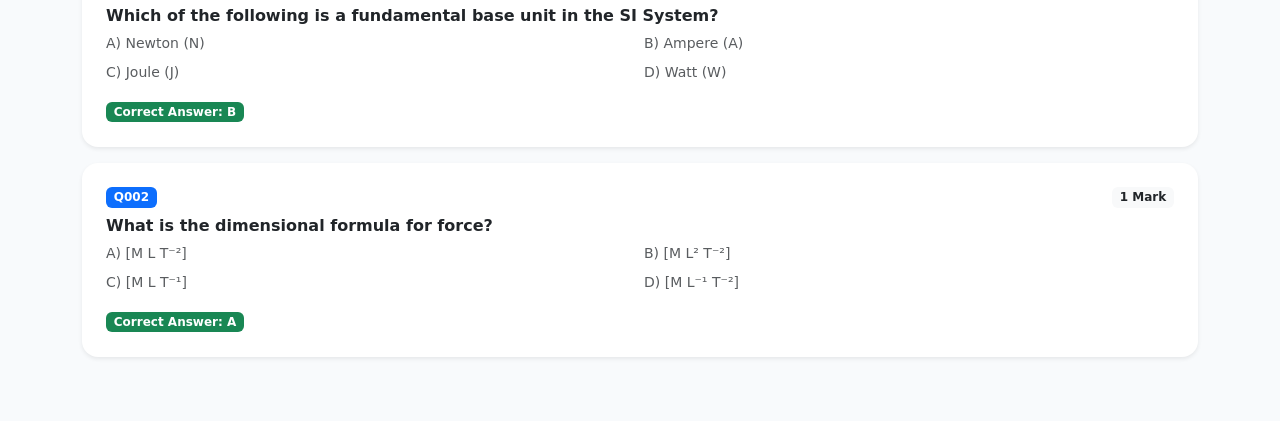
<file: quiz-bank.html>
<!DOCTYPE html>
<html lang="en">

<head>

    <meta charset="UTF-8">

    <meta
        name="viewport"
        content="width=device-width, initial-scale=1.0"
    >

    <title>Quiz Bank | A/L TechHub</title>


    <!-- Bootstrap -->

    <link
        href="https://cdn.jsdelivr.net/npm/bootstrap@5.3.0/dist/css/bootstrap.min.css"
        rel="stylesheet"
    >


    <!-- Bootstrap Icons -->

    <link
        href="https://cdn.jsdelivr.net/npm/bootstrap-icons@1.10.0/font/bootstrap-icons.css"
        rel="stylesheet"
    >


    <!-- Main CSS -->

    <link
        rel="stylesheet"
        href="css/style.css"
    >

</head>


<body class="admin-page">


    <!-- =========================================
         ADMIN NAVBAR
    ========================================== -->

    <nav class="navbar navbar-expand-lg admin-navbar sticky-top">

        <div class="container">


            <!-- Brand -->

            <a
                class="navbar-brand fw-bold admin-brand"
                href="admin-upload.html"
            >

                <i class="bi bi-shield-lock-fill me-1"></i>

                A/L TechHub

                <span class="admin-brand-label">
                    Admin
                </span>

            </a>


            <!-- Mobile Toggle -->

            <button
                class="navbar-toggler"
                type="button"
                data-bs-toggle="collapse"
                data-bs-target="#adminNavbar"
                aria-controls="adminNavbar"
                aria-expanded="false"
                aria-label="Toggle navigation"
            >

                <span class="navbar-toggler-icon"></span>

            </button>


            <!-- Navbar Content -->

            <div
                class="collapse navbar-collapse"
                id="adminNavbar"
            >


                <!-- Navigation -->

                <ul class="navbar-nav me-auto ms-lg-4">


                    <li class="nav-item">

                        <a
                            class="nav-link admin-nav-link"
                            href="admin-upload.html"
                        >

                            <i class="bi bi-cloud-upload me-1"></i>

                            Upload Content

                        </a>

                    </li>


                    <li class="nav-item">

                        <a
                            class="nav-link admin-nav-link active"
                            href="quiz-bank.html"
                        >

                            <i class="bi bi-question-circle me-1"></i>

                            Quiz Bank

                        </a>

                    </li>

                </ul>


                <!-- Right Side -->

                <div class="d-flex align-items-center gap-3">

                    <span class="admin-user">

                        <i class="bi bi-person-circle me-1"></i>

                        Administrator

                    </span>


                    <a
                        href="login.html"
                        class="btn btn-admin-logout btn-sm px-3"
                    >

                        <i class="bi bi-box-arrow-right me-1"></i>

                        Logout

                    </a>

                </div>

            </div>

        </div>

    </nav>



    <!-- =========================================
         MAIN CONTENT
    ========================================== -->

    <main class="container py-5">


        <!-- Page Heading -->

        <div class="admin-page-heading mb-4">

            <p class="admin-label mb-1">
                QUIZ MANAGEMENT
            </p>

            <h1 class="fw-bold mb-2">
                Quiz Bank
            </h1>

            <p class="text-muted mb-0">
                Create and manage assessment questions for each
                subject and unit.
            </p>

        </div>



        <!-- =========================================
             QUESTION FORM
        ========================================== -->

        <div class="row justify-content-center">

            <div class="col-lg-9 col-xl-8">

                <div class="admin-upload-card">


                    <!-- Card Header -->

                    <div class="admin-upload-header">

                        <div class="admin-upload-icon">

                            <i class="bi bi-question-square-fill"></i>

                        </div>


                        <div>

                            <h4 class="fw-bold mb-1">
                                Add Quiz Question
                            </h4>

                            <p class="mb-0">
                                Add a multiple-choice question to the
                                selected unit.
                            </p>

                        </div>

                    </div>



                    <!-- Form Body -->

                    <div class="admin-upload-body">

                        <form>


                            <!-- Grade -->

                            <div class="mb-3">

                                <label class="form-label fw-bold">

                                    <i class="bi bi-mortarboard me-1"></i>

                                    Grade

                                </label>


                                <select
                                    class="form-select"
                                    required
                                >

                                    <option
                                        value=""
                                        selected
                                        disabled
                                    >
                                        -- Select Grade --
                                    </option>

                                    <option value="12">
                                        Grade 12
                                    </option>

                                    <option value="13">
                                        Grade 13
                                    </option>

                                </select>

                            </div>



                            <!-- Subject -->

                            <div class="mb-3">

                                <label class="form-label fw-bold">

                                    <i class="bi bi-book me-1"></i>

                                    Subject

                                </label>


                                <select
                                    class="form-select"
                                    required
                                >

                                    <option
                                        value=""
                                        selected
                                        disabled
                                    >
                                        -- Select Subject --
                                    </option>

                                    <option value="sft">
                                        Science for Technology (SFT)
                                    </option>

                                    <option value="et">
                                        Engineering Technology (ET)
                                    </option>

                                    <option value="bst">
                                        Bio Systems Technology (BST)
                                    </option>

                                    <option value="ict">
                                        Information & Communication Technology (ICT)
                                    </option>

                                    <option value="agriculture">
                                        Agriculture
                                    </option>

                                </select>

                            </div>



                            <!-- Unit -->

                            <div class="mb-4">

                                <label class="form-label fw-bold">

                                    <i class="bi bi-layers me-1"></i>

                                    Unit

                                </label>


                                <select
                                    class="form-select"
                                    required
                                >

                                    <option
                                        value=""
                                        selected
                                        disabled
                                    >
                                        -- Select Unit --
                                    </option>

                                    <option value="unit1">
                                        Unit 01
                                    </option>

                                    <option value="unit2">
                                        Unit 02
                                    </option>

                                    <option value="unit3">
                                        Unit 03
                                    </option>

                                </select>

                            </div>



                            <!-- Question -->

                            <div class="mb-4">

                                <label class="form-label fw-bold">

                                    <i class="bi bi-chat-square-text me-1"></i>

                                    Question

                                </label>


                                <textarea
                                    class="form-control"
                                    rows="4"
                                    placeholder="Enter the question..."
                                    required
                                ></textarea>

                            </div>



                            <!-- Option A -->

                            <div class="mb-3">

                                <label class="form-label fw-bold">
                                    Option A
                                </label>


                                <input
                                    type="text"
                                    class="form-control"
                                    placeholder="Enter option A"
                                    required
                                >

                            </div>



                            <!-- Option B -->

                            <div class="mb-3">

                                <label class="form-label fw-bold">
                                    Option B
                                </label>


                                <input
                                    type="text"
                                    class="form-control"
                                    placeholder="Enter option B"
                                    required
                                >

                            </div>



                            <!-- Option C -->

                            <div class="mb-3">

                                <label class="form-label fw-bold">
                                    Option C
                                </label>


                                <input
                                    type="text"
                                    class="form-control"
                                    placeholder="Enter option C"
                                    required
                                >

                            </div>



                            <!-- Option D -->

                            <div class="mb-4">

                                <label class="form-label fw-bold">
                                    Option D
                                </label>


                                <input
                                    type="text"
                                    class="form-control"
                                    placeholder="Enter option D"
                                    required
                                >

                            </div>



                            <!-- Correct Answer -->

                            <div class="mb-4">

                                <label class="form-label fw-bold">

                                    <i class="bi bi-check-circle me-1"></i>

                                    Correct Answer

                                </label>


                                <select
                                    class="form-select"
                                    required
                                >

                                    <option
                                        value=""
                                        selected
                                        disabled
                                    >
                                        -- Select Correct Answer --
                                    </option>

                                    <option value="A">
                                        Option A
                                    </option>

                                    <option value="B">
                                        Option B
                                    </option>

                                    <option value="C">
                                        Option C
                                    </option>

                                    <option value="D">
                                        Option D
                                    </option>

                                </select>

                            </div>



                            <!-- Add Question -->

                            <button
                                type="submit"
                                class="btn btn-admin-primary w-100 py-3 fw-bold"
                            >

                                <i class="bi bi-plus-circle me-1"></i>

                                Add Question

                            </button>


                        </form>

                    </div>

                </div>

            </div>

        </div>



        <!-- =========================================
             QUESTION BANK
        ========================================== -->

        <div class="mt-5">


            <div class="admin-page-heading mb-3">

                <p class="admin-label mb-1">
                    QUESTION COLLECTION
                </p>

                <h4 class="fw-bold mb-1">
                    Unit 01 Question Bank
                </h4>

                <p class="text-muted small mb-0">
                    Questions currently available for this unit.
                </p>

            </div>



            <!-- Question 01 -->

            <div class="card border-0 shadow-sm rounded-4 mb-3">

                <div class="card-body p-4">

                    <div class="d-flex justify-content-between align-items-start mb-2">

                        <span class="badge bg-primary">
                            Q001
                        </span>

                        <span class="badge bg-light text-dark">
                            1 Mark
                        </span>

                    </div>


                    <h6 class="fw-bold">

                        Which of the following is a fundamental
                        base unit in the SI System?

                    </h6>


                    <div class="row g-2 small text-muted">

                        <div class="col-md-6">
                            A) Newton (N)
                        </div>

                        <div class="col-md-6">
                            B) Ampere (A)
                        </div>

                        <div class="col-md-6">
                            C) Joule (J)
                        </div>

                        <div class="col-md-6">
                            D) Watt (W)
                        </div>

                    </div>


                    <div class="mt-3">

                        <span class="badge bg-success">
                            Correct Answer: B
                        </span>

                    </div>

                </div>

            </div>



            <!-- Question 02 -->

            <div class="card border-0 shadow-sm rounded-4 mb-3">

                <div class="card-body p-4">

                    <div class="d-flex justify-content-between align-items-start mb-2">

                        <span class="badge bg-primary">
                            Q002
                        </span>

                        <span class="badge bg-light text-dark">
                            1 Mark
                        </span>

                    </div>


                    <h6 class="fw-bold">

                        What is the dimensional formula for force?

                    </h6>


                    <div class="row g-2 small text-muted">

                        <div class="col-md-6">
                            A) [M L T⁻²]
                        </div>

                        <div class="col-md-6">
                            B) [M L² T⁻²]
                        </div>

                        <div class="col-md-6">
                            C) [M L T⁻¹]
                        </div>

                        <div class="col-md-6">
                            D) [M L⁻¹ T⁻²]
                        </div>

                    </div>


                    <div class="mt-3">

                        <span class="badge bg-success">
                            Correct Answer: A
                        </span>

                    </div>

                </div>

            </div>


        </div>

    </main>



    <!-- Bootstrap JavaScript -->

    <script
        src="https://cdn.jsdelivr.net/npm/bootstrap@5.3.0/dist/js/bootstrap.bundle.min.js"
    ></script>


</body>

</html>
</file>
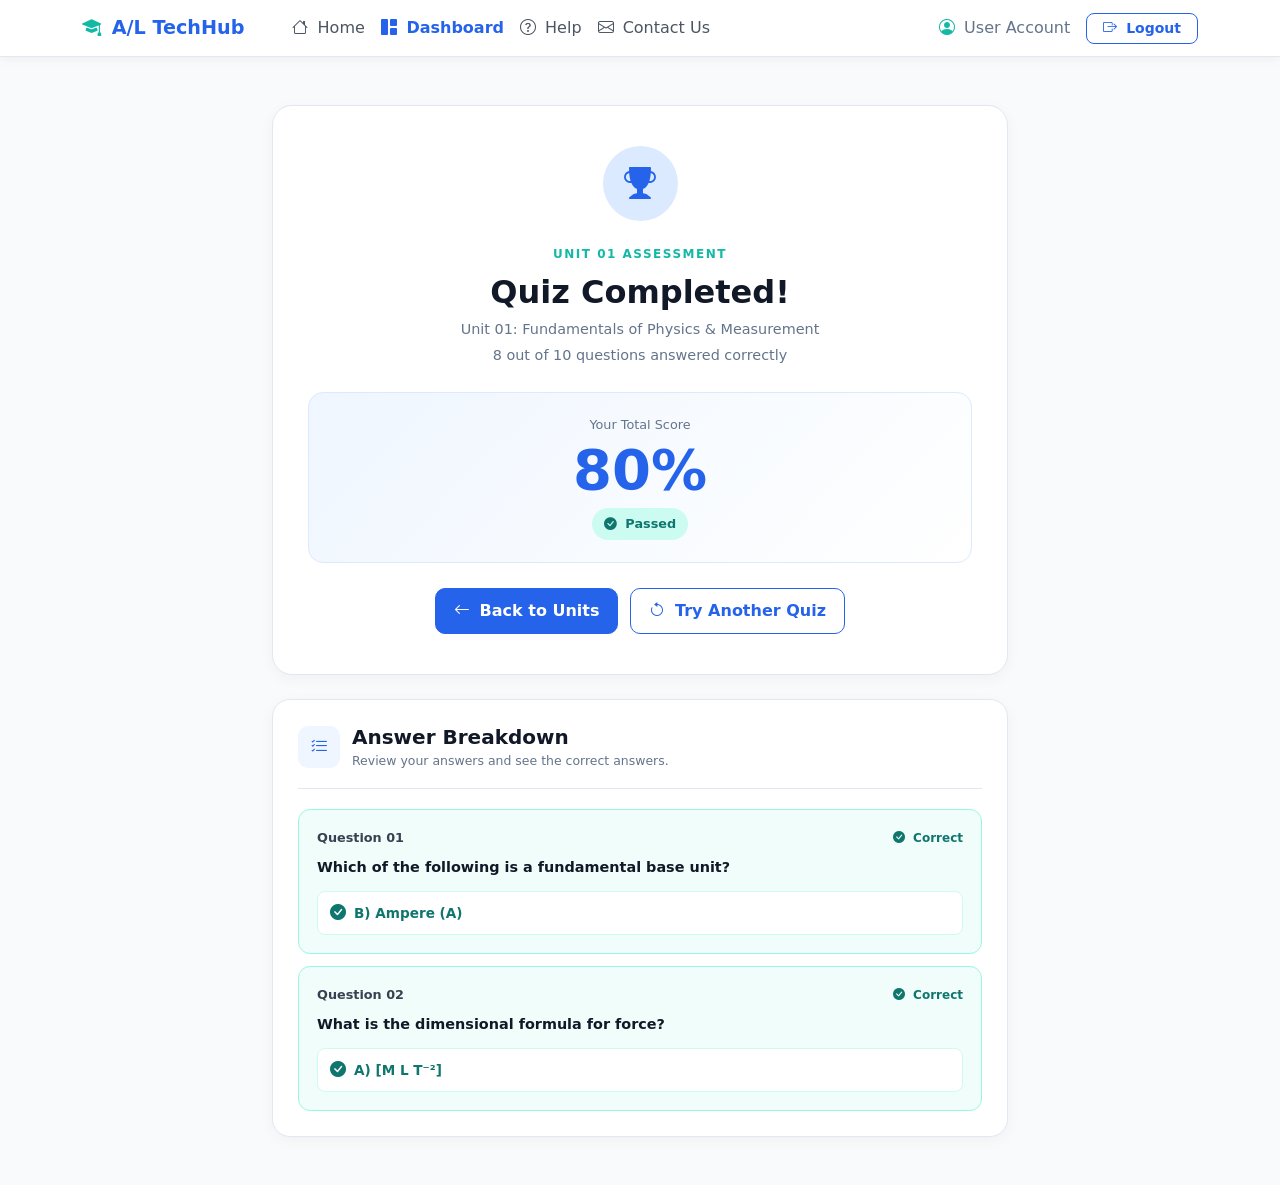
<file: quiz-result.html>
<!DOCTYPE html>
<html lang="en">

<head>

    <meta charset="UTF-8">

    <meta
        name="viewport"
        content="width=device-width, initial-scale=1.0"
    >

    <title>Quiz Results | A/L TechHub</title>


    <!-- Bootstrap -->

    <link
        href="https://cdn.jsdelivr.net/npm/bootstrap@5.3.0/dist/css/bootstrap.min.css"
        rel="stylesheet"
    >


    <!-- Bootstrap Icons -->

    <link
        href="https://cdn.jsdelivr.net/npm/bootstrap-icons@1.10.0/font/bootstrap-icons.css"
        rel="stylesheet"
    >


    <!-- Main CSS -->

    <link
        rel="stylesheet"
        href="css/style.css"
    >

</head>


<body class="quiz-result-page">


    <!-- =========================================
         NAVIGATION BAR
    ========================================== -->

    <nav class="navbar navbar-expand-lg navbar-light bg-white sticky-top dashboard-navbar">

        <div class="container">


            <!-- Brand -->

            <a
                class="navbar-brand fw-bold dashboard-brand"
                href="dashboard.html"
            >

                <i class="bi bi-mortarboard-fill me-1"></i>

                A/L TechHub

            </a>


            <!-- Mobile Toggle -->

            <button
                class="navbar-toggler"
                type="button"
                data-bs-toggle="collapse"
                data-bs-target="#navPortal"
                aria-controls="navPortal"
                aria-expanded="false"
                aria-label="Toggle navigation"
            >

                <span class="navbar-toggler-icon"></span>

            </button>


            <!-- Navbar Content -->

            <div
                class="collapse navbar-collapse"
                id="navPortal"
            >


                <!-- Navigation Links -->

                <ul class="navbar-nav me-auto ms-lg-4">


                    <li class="nav-item">

                        <a
                            class="nav-link dashboard-nav-link"
                            href="index.html"
                        >

                            <i class="bi bi-house me-1"></i>

                            Home

                        </a>

                    </li>


                    <li class="nav-item">

                        <a
                            class="nav-link dashboard-nav-link active"
                            href="dashboard.html"
                        >

                            <i class="bi bi-grid-1x2-fill me-1"></i>

                            Dashboard

                        </a>

                    </li>


                    <li class="nav-item">

                        <a
                            class="nav-link dashboard-nav-link"
                            href="help.html"
                        >

                            <i class="bi bi-question-circle me-1"></i>

                            Help

                        </a>

                    </li>


                    <li class="nav-item">

                        <a
                            class="nav-link dashboard-nav-link"
                            href="contact.html"
                        >

                            <i class="bi bi-envelope me-1"></i>

                            Contact Us

                        </a>

                    </li>

                </ul>


                <!-- User -->

                <div class="d-flex align-items-center gap-3">

                    <a
                        href="profile.html"
                        class="dashboard-user text-decoration-none"
                    >
                        <i class="bi bi-person-circle me-1"></i>
                        User Account
                    </a>


                    <a
                        href="login.html"
                        class="btn btn-outline-primary btn-sm px-3"
                    >

                        <i class="bi bi-box-arrow-right me-1"></i>

                        Logout

                    </a>

                </div>

            </div>

        </div>

    </nav>



    <!-- =========================================
         MAIN CONTENT
    ========================================== -->

    <main class="container py-5">


        <div class="row justify-content-center">

            <div class="col-lg-8">


                <!-- =====================================
                     RESULT HEADER
                ====================================== -->

                <div class="result-card text-center mb-4">


                    <!-- Icon -->

                    <div class="result-icon">

                        <i class="bi bi-trophy-fill"></i>

                    </div>


                    <!-- Heading -->

                    <span class="result-label">
                        UNIT 01 ASSESSMENT
                    </span>

                    <h2 class="result-title">
                        Quiz Completed!
                    </h2>


                    <p class="result-description">
                        Unit 01: Fundamentals of Physics & Measurement
                        <span class="d-block mt-1">
                            8 out of 10 questions answered correctly
                        </span>
                    </p>



                    <!-- Score -->

                    <div class="result-score-box">

                        <span class="result-score-label">
                            Your Total Score
                        </span>


                       <div class="result-score">
                                80%
                            </div>

                            <span class="result-status">
                                <i class="bi bi-check-circle-fill me-1"></i>
                                Passed
                            </span>
                    </div>



                    <!-- Buttons -->

                    <div class="result-actions">


                        <a
                            href="units.html"
                            class="btn-result-primary"
                        >

                            <i class="bi bi-arrow-left me-1"></i>

                            Back to Units

                        </a>


                        <a
                            href="quiz.html"
                            class="btn-result-outline"
                        >

                            <i class="bi bi-arrow-counterclockwise me-1"></i>

                            Try Another Quiz
                        </a>

                    </div>

                </div>



                <!-- =====================================
                     ANSWER BREAKDOWN
                ====================================== -->

                <div class="answer-card">


                    <div class="answer-heading">

                        <div class="answer-heading-icon">

                            <i class="bi bi-list-check"></i>

                        </div>


                        <div>

                            <h5>
                                Answer Breakdown
                            </h5>

                            <p>
                                Review your answers and see the correct answers.
                            </p>

                        </div>

                    </div>



                    <!-- Question 01 -->

                    <div class="answer-item correct-answer">

                        <div class="answer-item-top">

                            <span class="answer-question-number">
                                Question 01
                            </span>

                            <span class="answer-correct">

                                <i class="bi bi-check-circle-fill me-1"></i>

                                Correct

                            </span>

                        </div>


                        <p class="answer-question">

                            Which of the following is a fundamental
                            base unit?

                        </p>


                        <div class="answer-choice">

                            <i class="bi bi-check-circle-fill"></i>

                            <span>
                                B) Ampere (A)
                            </span>

                        </div>

                    </div>



                    <!-- Question 02 -->

                    <div class="answer-item correct-answer">

                        <div class="answer-item-top">

                            <span class="answer-question-number">
                                Question 02
                            </span>

                            <span class="answer-correct">

                                <i class="bi bi-check-circle-fill me-1"></i>

                                Correct

                            </span>

                        </div>


                        <p class="answer-question">

                            What is the dimensional formula for force?

                        </p>


                        <div class="answer-choice">

                            <i class="bi bi-check-circle-fill"></i>

                            <span>
                                A) [M L T⁻²]
                            </span>

                        </div>

                    </div>


                </div>


            </div>

        </div>

    </main>



    <!-- Bootstrap JavaScript -->

    <script
        src="https://cdn.jsdelivr.net/npm/bootstrap@5.3.0/dist/js/bootstrap.bundle.min.js"
    ></script>


</body>

</html>
</file>
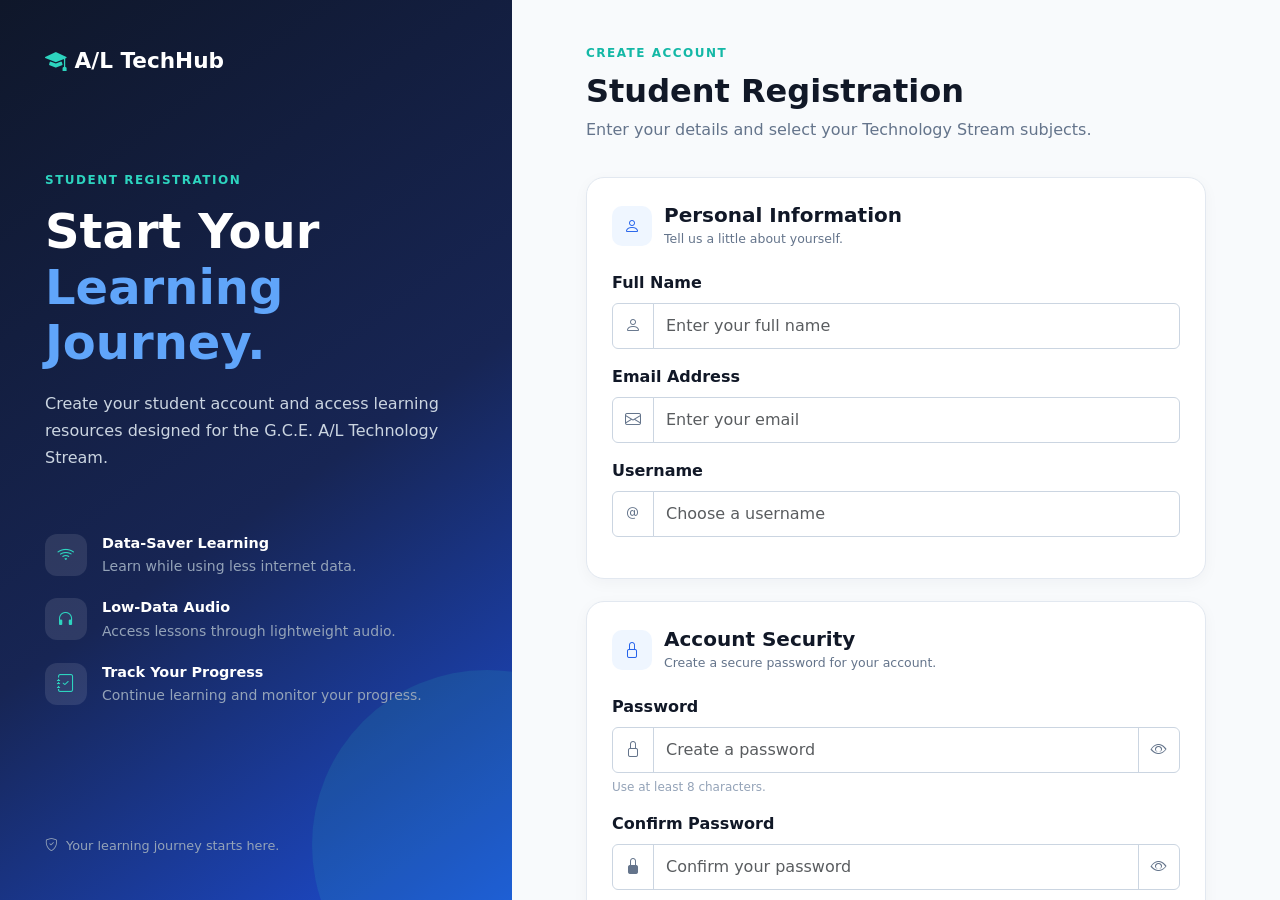
<file: register.html>
<!DOCTYPE html>
<html lang="en">

<head>
    <meta charset="UTF-8">
    <meta name="viewport" content="width=device-width, initial-scale=1.0">

    <title>Student Registration | A/L TechHub</title>

    <!-- Bootstrap -->
    <link
        href="https://cdn.jsdelivr.net/npm/bootstrap@5.3.0/dist/css/bootstrap.min.css"
        rel="stylesheet"
    >

    <!-- Bootstrap Icons -->
    <link
        href="https://cdn.jsdelivr.net/npm/bootstrap-icons@1.10.0/font/bootstrap-icons.css"
        rel="stylesheet"
    >

    <!-- Main CSS -->
    <link rel="stylesheet" href="css/style.css">
</head>


<body class="register-page">


<div class="register-wrapper">


    <!-- =========================================
         LEFT SIDE - FIXED INFORMATION PANEL
    ========================================== -->

    <aside class="register-sidebar">

        <div class="sidebar-content">

            <!-- Logo -->
            <a href="index.html" class="register-logo text-decoration-none">

                <i class="bi bi-mortarboard-fill"></i>

                <span>A/L TechHub</span>

            </a>


            <!-- Main Message -->
            <div class="sidebar-main">

                <span class="sidebar-label">
                    STUDENT REGISTRATION
                </span>

                <h1>
                    Start Your
                    <span>Learning Journey.</span>
                </h1>

                <p>
                    Create your student account and access
                    learning resources designed for the
                    G.C.E. A/L Technology Stream.
                </p>

            </div>


            <div class="login-benefits">


                    <div class="login-benefit">

                        <div class="login-benefit-icon">
                            <i class="bi bi-wifi"></i>
                        </div>

                        <div>
                            <strong>Data-Saver Learning</strong>
                            <small>
                                Learn while using less internet data.
                            </small>
                        </div>

                    </div>


                    <div class="login-benefit">

                        <div class="login-benefit-icon">
                            <i class="bi bi-headphones"></i>
                        </div>

                        <div>
                            <strong>Low-Data Audio</strong>
                            <small>
                                Access lessons through lightweight audio.
                            </small>
                        </div>

                    </div>


                    <div class="login-benefit">

                        <div class="login-benefit-icon">
                            <i class="bi bi-journal-check"></i>
                        </div>

                        <div>
                            <strong>Track Your Progress</strong>
                            <small>
                                Continue learning and monitor your progress.
                            </small>
                        </div>

                    </div>


                </div>



            <!-- Bottom -->
            <div class="sidebar-footer">

                <i class="bi bi-shield-check me-1"></i>

                Your learning journey starts here.

            </div>

        </div>

    </aside>



    <!-- =========================================
         RIGHT SIDE - SCROLLABLE FORM
    ========================================== -->

    <main class="register-content">


        <div class="register-form-container">

            <!-- Heading -->
            <div class="register-heading">

                <span class="form-label-small">
                    CREATE ACCOUNT
                </span>

                <h2>
                    Student Registration
                </h2>

                <p>
                    Enter your details and select your Technology
                    Stream subjects.
                </p>

            </div>



            <!-- Registration Form -->
            <form
                method="POST"
                action="php/register_process.php"
                id="registerForm"
            >


                <!-- =================================
                     PERSONAL INFORMATION
                ================================== -->

                <div class="form-section">

                    <div class="section-heading">

                        <i class="bi bi-person"></i>

                        <div>

                            <h5>Personal Information</h5>

                            <p>
                                Tell us a little about yourself.
                            </p>

                        </div>

                    </div>


                    <!-- Full Name -->
                    <div class="mb-3">

                        <label
                            for="fullName"
                            class="form-label fw-semibold"
                        >
                            Full Name
                        </label>

                        <div class="input-group">

                            <span class="input-group-text">
                                <i class="bi bi-person"></i>
                            </span>

                            <input
                                type="text"
                                id="fullName"
                                name="full_name"
                                class="form-control"
                                placeholder="Enter your full name"
                                required
                            >

                        </div>

                    </div>


                    <!-- Email -->
                    <div class="mb-3">

                        <label
                            for="email"
                            class="form-label fw-semibold"
                        >
                            Email Address
                        </label>

                        <div class="input-group">

                            <span class="input-group-text">
                                <i class="bi bi-envelope"></i>
                            </span>

                            <input
                                type="email"
                                id="email"
                                name="email"
                                class="form-control"
                                placeholder="Enter your email"
                                required
                            >

                        </div>

                    </div>


                    <!-- Username -->
                    <div class="mb-3">

                        <label
                            for="username"
                            class="form-label fw-semibold"
                        >
                            Username
                        </label>

                        <div class="input-group">

                            <span class="input-group-text">
                                <i class="bi bi-at"></i>
                            </span>

                            <input
                                type="text"
                                id="username"
                                name="username"
                                class="form-control"
                                placeholder="Choose a username"
                                required
                            >

                        </div>

                    </div>

                </div>



                <!-- =================================
                     PASSWORD
                ================================== -->

                <div class="form-section">

                    <div class="section-heading">

                        <i class="bi bi-lock"></i>

                        <div>

                            <h5>Account Security</h5>

                            <p>
                                Create a secure password for your account.
                            </p>

                        </div>

                    </div>


                    <!-- Password -->
                    <div class="mb-3">

                        <label
                            for="password"
                            class="form-label fw-semibold"
                        >
                            Password
                        </label>

                        <div class="input-group">

                            <span class="input-group-text">
                                <i class="bi bi-lock"></i>
                            </span>

                            <input
                                type="password"
                                id="password"
                                name="password"
                                class="form-control"
                                placeholder="Create a password"
                                required
                            >

                            <button
                                type="button"
                                class="input-group-text password-toggle"
                                id="togglePassword"
                                aria-label="Show password"
                            >
                                <i
                                    class="bi bi-eye"
                                    id="eyeIcon"
                                ></i>
                            </button>

                        </div>

                        <div class="password-hint">
                            Use at least 8 characters.
                        </div>

                    </div>


                    <!-- Confirm Password -->
                    <div class="mb-3">

                        <label
                            for="confirmPassword"
                            class="form-label fw-semibold"
                        >
                            Confirm Password
                        </label>

                        <div class="input-group">

                            <span class="input-group-text">
                                <i class="bi bi-lock-fill"></i>
                            </span>

                            <input
                                type="password"
                                id="confirmPassword"
                                name="confirm_password"
                                class="form-control"
                                placeholder="Confirm your password"
                                required
                            >

                            <button
                                type="button"
                                class="input-group-text password-toggle"
                                id="toggleConfirmPassword"
                                aria-label="Show password"
                            >
                                <i
                                    class="bi bi-eye"
                                    id="confirmEyeIcon"
                                ></i>
                            </button>

                        </div>

                    </div>

                </div>



                <!-- =================================
                     SUBJECT SELECTION
                ================================== -->

                <div class="form-section">

                    <div class="section-heading">

                        <i class="bi bi-journal-bookmark"></i>

                        <div>

                            <h5>Subject Selection</h5>

                            <p>
                                Select your Technology Stream subjects.
                            </p>

                        </div>

                    </div>


                    <!-- Main Subject -->
                    <div class="mb-3">

                        <label class="form-label fw-semibold">
                            Main Subject
                        </label>

                        <div class="subject-option selected">

                            <input
                                type="text"
                                class="form-control"
                                value="Science for Technology (SFT)"
                                readonly
                            >

                            <span class="subject-tag">
                                Compulsory
                            </span>

                        </div>

                    </div>


                    <!-- Basket 02 -->
                    <div class="mb-3">

                        <label
                            for="basket02"
                            class="form-label fw-semibold"
                        >
                            Basket 02 Subject
                        </label>

                        <select
                            id="basket02"
                            name="basket02"
                            class="form-select"
                            required
                        >

                            <option value="" selected disabled>
                                Select your subject
                            </option>

                            <option value="ET">
                                Engineering Technology (ET)
                            </option>

                            <option value="BST">
                                Bio Systems Technology (BST)
                            </option>

                        </select>

                    </div>


                    <!-- Basket 03 -->
                    <div class="mb-3">

                        <label
                            for="basket03"
                            class="form-label fw-semibold"
                        >
                            Basket 03 Subject
                        </label>

                        <select
                            id="basket03"
                            name="basket03"
                            class="form-select"
                            required
                        >

                            <option value="" selected disabled>
                                Select your subject
                            </option>

                            <option value="ICT">
                                Information & Communication Technology (ICT)
                            </option>

                            <option value="Agriculture">
                                Agricultural Science
                            </option>

                        </select>

                    </div>

                </div>



                <!-- =================================
                     TERMS
                ================================== -->

                <div class="terms-box">

                    <div class="form-check">

                        <input
                            type="checkbox"
                            class="form-check-input"
                            id="terms"
                            name="terms"
                            required
                        >

                        <label
                            class="form-check-label small"
                            for="terms"
                        >

                            I agree to the

                            <a
                                href="#"
                                class="theme-link fw-semibold"
                                data-bs-toggle="modal"
                                data-bs-target="#termsModal"
                            >
                                Terms and Conditions
                            </a>

                            of A/L TechHub.

                        </label>

                    </div>

                </div>



                <!-- Register Button -->
                <button
                    type="submit"
                    class="btn btn-register"
                >
                    <i class="bi bi-person-plus me-1"></i>
                    Create Student Account
                </button>


            </form>



            <!-- Bottom Login -->
            <div class="register-bottom">

                <span>
                    Already registered?
                </span>

                <a
                    href="login.html"
                    class="theme-link fw-semibold"
                >
                    Sign in to your account
                </a>

            </div>


        </div>

    </main>

</div>



<!-- =========================================
     TERMS & CONDITIONS MODAL
========================================== -->

<div
    class="modal fade"
    id="termsModal"
    tabindex="-1"
    aria-labelledby="termsModalLabel"
    aria-hidden="true"
>

    <div class="modal-dialog modal-dialog-centered modal-lg">

        <div class="modal-content rounded-4 border-0 shadow">

            <div class="modal-header">

                <h5
                    class="modal-title fw-bold"
                    id="termsModalLabel"
                >

                    <i class="bi bi-file-text me-2"></i>

                    Terms and Conditions

                </h5>

                <button
                    type="button"
                    class="btn-close"
                    data-bs-dismiss="modal"
                    aria-label="Close"
                ></button>

            </div>


            <div class="modal-body">

                <h6 class="fw-bold">
                    1. Account Usage
                </h6>

                <p class="text-muted small">
                    Students are responsible for providing accurate
                    registration information and keeping their account
                    credentials secure.
                </p>


                <h6 class="fw-bold">
                    2. Learning Resources
                </h6>

                <p class="text-muted small">
                    The resources provided through A/L TechHub are
                    intended for educational purposes and should be
                    used responsibly.
                </p>


                <h6 class="fw-bold">
                    3. Data-Saver Features
                </h6>

                <p class="text-muted small">
                    Data-Saver features are designed to reduce internet
                    data usage by providing lightweight learning
                    resources such as compressed audio and notes.
                </p>


                <h6 class="fw-bold">
                    4. Account Security
                </h6>

                <p class="text-muted small mb-0">
                    Students should not share their username or password
                    with other users.
                </p>

            </div>


            <div class="modal-footer">

                <button
                    type="button"
                    class="btn btn-register px-4"
                    data-bs-dismiss="modal"
                >
                    I Understand
                </button>

            </div>

        </div>

    </div>

</div>



<!-- Bootstrap JavaScript -->
<script
    src="https://cdn.jsdelivr.net/npm/bootstrap@5.3.0/dist/js/bootstrap.bundle.min.js"
></script>


<!-- Register JavaScript -->
<script src="js/script.js"></script>


</body>

</html>
</file>
<file: css/style.css>
/* =========================================
   LOGIN PAGE
========================================= */

.login-page {
    margin: 0;
    background: #F8FAFC;
    color: #111827;
    overflow: hidden;
}


/* Main Wrapper */

.login-wrapper {
    display: flex;
    width: 100%;
    height: 100vh;
}


/* =========================================
   LEFT SIDEBAR
========================================= */

.login-sidebar {
    width: 40%;
    min-width: 380px;

    background: linear-gradient(
        145deg,
        #0F172A 0%,
        #172554 55%,
        #1D4ED8 100%
    );

    color: #FFFFFF;
    position: relative;
    overflow: hidden;
}


/* Decorative Circle */

.login-sidebar::after {
    content: "";

    position: absolute;

    width: 350px;
    height: 350px;

    border-radius: 50%;

    background: rgba(45, 212, 191, 0.12);

    right: -150px;
    bottom: -120px;
}


/* Sidebar Content */

.login-sidebar-content {
    height: 100%;
    padding: 45px;

    display: flex;
    flex-direction: column;

    position: relative;
    z-index: 2;
}


/* Logo */

.login-logo {
    color: #FFFFFF;
    font-size: 1.35rem;
    font-weight: 700;
}

.login-logo i {
    color: #2DD4BF;
}


/* Sidebar Main */

.login-sidebar-main {
    margin-top: 100px;
    max-width: 500px;
}


.login-sidebar-label {
    display: inline-block;

    color: #2DD4BF;

    font-size: 0.75rem;
    font-weight: 700;

    letter-spacing: 1.5px;

    margin-bottom: 15px;
}


.login-sidebar-main h1 {
    font-size: 3rem;
    font-weight: 800;

    line-height: 1.15;

    margin-bottom: 20px;
}


.login-sidebar-main h1 span {
    color: #60A5FA;
}


.login-sidebar-main p {
    color: #CBD5E1;

    line-height: 1.7;

    max-width: 450px;
}


/* =========================================
   LOGIN BENEFITS
========================================= */

.login-benefits {
    margin-top: 45px;
}


.login-benefit {
    display: flex;
    align-items: center;

    gap: 15px;

    margin-bottom: 20px;
}


.login-benefit-icon {
    width: 42px;
    height: 42px;

    border-radius: 12px;

    background: rgba(255, 255, 255, 0.1);

    display: flex;
    align-items: center;
    justify-content: center;

    color: #2DD4BF;

    font-size: 1.1rem;
}


.login-benefit strong {
    display: block;
    font-size: 0.9rem;
}


.login-benefit small {
    display: block;

    color: #94A3B8;

    margin-top: 2px;
}


/* Sidebar Footer */

.login-sidebar-footer {
    margin-top: auto;

    color: #94A3B8;

    font-size: 0.8rem;
}


/* =========================================
   RIGHT SIDE
========================================= */

.login-content {
    width: 60%;
    height: 100vh;

    overflow-y: auto;

    background: #F8FAFC;
}


/* Form Container */

.login-form-container {
    max-width: 620px;

    margin: 0 auto;

    padding: 50px;
}


/* =========================================
   TOP REGISTER LINK
========================================= */

.login-top {
    display: flex;
    justify-content: flex-end;

    gap: 6px;

    margin-bottom: 70px;

    color: #64748B;

    font-size: 0.85rem;
}


.login-register-link {
    color: #2563EB;

    font-weight: 700;

    text-decoration: none;
}


.login-register-link:hover {
    color: #1D4ED8;
    text-decoration: underline;
}


/* =========================================
   HEADING
========================================= */

.login-heading {
    margin-bottom: 35px;
}


.login-label {
    color: #14B8A6;

    font-size: 0.75rem;

    font-weight: 700;

    letter-spacing: 1.5px;
}


.login-heading h2 {
    font-size: 2.2rem;

    font-weight: 800;

    margin-top: 8px;
    margin-bottom: 8px;
}


.login-heading p {
    color: #64748B;

    margin-bottom: 0;
}


/* =========================================
   LOGIN CARD
========================================= */

.login-form-card {
    background: #FFFFFF;

    border: 1px solid #E2E8F0;

    border-radius: 18px;

    padding: 30px;

    box-shadow:
        0 4px 15px rgba(15, 23, 42, 0.04);
}


/* =========================================
   INPUTS
========================================= */

.login-form-card .form-control {
    border-color: #CBD5E1;

    padding: 11px 12px;
}


.login-form-card .input-group-text {
    background: #FFFFFF;

    border-color: #CBD5E1;

    color: #64748B;
}


.login-form-card .form-control:focus {
    border-color: #2563EB;

    box-shadow:
        0 0 0 0.2rem rgba(37, 99, 235, 0.12);
}


/* Password */

.login-form-card .password-toggle {
    cursor: pointer;
}


.login-form-card .password-toggle:hover {
    color: #2563EB;

    background: #EFF6FF;
}


/* =========================================
   REMEMBER / FORGOT
========================================= */

.login-forgot-link {
    color: #2563EB;

    font-size: 0.85rem;

    text-decoration: none;
}


.login-forgot-link:hover {
    color: #1D4ED8;

    text-decoration: underline;
}


/* =========================================
   LOGIN BUTTON
========================================= */

.btn-login-new {
    background: #2563EB;

    border: 1px solid #2563EB;

    color: #FFFFFF;

    padding: 12px;

    border-radius: 10px;

    font-weight: 700;
}


.btn-login-new:hover {
    background: #1D4ED8;

    border-color: #1D4ED8;

    color: #FFFFFF;
}


/* =========================================
   REGISTER REDIRECT
========================================= */

.login-redirect-new {
    margin-top: 25px;

    padding: 14px;

    text-align: center;

    background: #F8FAFC;

    border: 1px solid #DBEAFE;

    border-radius: 12px;

    color: #64748B;

    font-size: 0.85rem;
}


.login-link {
    color: #2563EB;

    font-weight: 700;

    text-decoration: none;

    margin-left: 5px;
}


.login-link:hover {
    color: #1E3A8A;

    text-decoration: underline;
}


/* =========================================
   ADMIN LOGIN
========================================= */

.admin-link {
    color: #64748B;

    font-size: 0.85rem;

    text-decoration: none;
}


.admin-link:hover {
    color: #2563EB;
}


/* =========================================
   RESPONSIVE
========================================= */

@media (max-width: 991px) {

    .login-wrapper {
        display: block;

        height: auto;
    }


    .login-sidebar {
        width: 100%;

        min-width: 0;

        min-height: auto;
    }


    .login-sidebar-content {
        padding: 30px;
    }


    .login-sidebar-main {
        margin-top: 50px;
    }


    .login-sidebar-main h1 {
        font-size: 2.3rem;
    }


    .login-benefits {
        margin-top: 30px;
    }


    .login-sidebar-footer {
        margin-top: 25px;
    }


    .login-content {
        width: 100%;

        height: auto;

        overflow: visible;
    }


    .login-form-container {
        max-width: 620px;

        padding: 35px 25px 50px;
    }

}


@media (max-width: 576px) {

    .login-sidebar-main h1 {
        font-size: 2rem;
    }


    .login-form-container {
        padding: 25px 15px 40px;
    }


    .login-form-card {
        padding: 20px;
    }


    .login-top {
        margin-bottom: 40px;
    }

}

.login-image img {
    width: 100%;
    height: 180px;
    object-fit: cover;
    border-radius: 15px;
    margin-bottom: 20px;
}



/* =========================================
   STUDENT DASHBOARD
   LOGIN / REGISTER THEME
========================================= */


/* =========================================
   DASHBOARD PAGE
========================================= */

body {
    background-color: #F8FAFC;
    color: #111827;
}


/* =========================================
   NAVIGATION BAR
========================================= */

.dashboard-navbar {
    background-color: #FFFFFF !important;

    border-bottom: 1px solid #E2E8F0;

    box-shadow:
        0 2px 10px rgba(15, 23, 42, 0.05);
}


/* Brand */

.dashboard-brand {
    color: #2563EB !important;

    font-size: 1.2rem;

    font-weight: 700;

    transition: color 0.2s ease;
}

.dashboard-brand i {
    color: #14B8A6;
}

.dashboard-brand:hover {
    color: #1E3A8A !important;
}


/* Navigation Links */

.dashboard-nav-link {
    color: #4B5563 !important;

    font-weight: 500;

    transition: color 0.2s ease;
}

.dashboard-nav-link:hover {
    color: #2563EB !important;
}

.dashboard-nav-link.active {
    color: #2563EB !important;

    font-weight: 700;
}


/* User Account */

.dashboard-user {
    color: #64748B;
}

.dashboard-user i {
    color: #14B8A6;
}


/* Logout Button */

.dashboard-navbar .btn-outline-primary {
    border-color: #2563EB;

    color: #2563EB;

    border-radius: 8px;

    font-weight: 600;
}

.dashboard-navbar .btn-outline-primary:hover {
    background-color: #2563EB;

    border-color: #2563EB;

    color: #FFFFFF;
}


/* =========================================
   WELCOME CARD
========================================= */

.welcome-card {
    background:
        linear-gradient(
            135deg,
            #EFF6FF 0%,
            #FFFFFF 70%
        );

    border: 1px solid #DBEAFE;

    border-radius: 18px !important;

    box-shadow:
        0 4px 15px rgba(15, 23, 42, 0.04) !important;
}


/* Small Label */

.dashboard-label {
    color: #14B8A6;

    font-size: 0.75rem;

    font-weight: 700;

    letter-spacing: 1.2px;
}


/* Welcome Heading */

.welcome-card h4 {
    color: #111827;
}


/* Grade Selector */

.welcome-card .btn-outline-primary {
    border-color: #2563EB;

    color: #2563EB;

    font-weight: 600;
}

.welcome-card .btn-outline-primary:hover {
    background-color: #2563EB;

    border-color: #2563EB;

    color: #FFFFFF;
}


/* Selected Grade */

.welcome-card .btn-check:checked + .btn-outline-primary {
    background-color: #2563EB;

    border-color: #2563EB;

    color: #FFFFFF;
}


/* =========================================
   MY SUBJECTS
========================================= */

main > .mb-3 h5 {
    color: #111827;
}

main > .mb-3 p {
    color: #64748B !important;
}


/* =========================================
   SUBJECT CARDS
========================================= */

.subject-card {
    background-color: #FFFFFF;

    border: 1px solid #E2E8F0 !important;

    border-radius: 18px !important;

    overflow: hidden;

    box-shadow:
        0 4px 15px rgba(15, 23, 42, 0.04);

    transition:
        transform 0.2s ease,
        box-shadow 0.2s ease,
        border-color 0.2s ease;
}


.subject-card:hover {
    transform: translateY(-4px);

    border-color: #BFDBFE !important;

    box-shadow:
        0 10px 25px rgba(37, 99, 235, 0.10);
}


/* =========================================
   SUBJECT HEADER
========================================= */

.subject-header {
    background:
        linear-gradient(
            135deg,
            #0F172A 0%,
            #172554 55%,
            #2563EB 100%
        );

    color: #FFFFFF;

    padding: 1.5rem;
}


/* Subject Badge */

.subject-badge {
    background-color: rgba(45, 212, 191, 0.15);

    color: #5EEAD4;

    border: 1px solid rgba(45, 212, 191, 0.25);

    padding: 0.4rem 0.7rem;

    border-radius: 50px;

    font-size: 0.7rem;

    font-weight: 700;
}


/* Subject Title */

.subject-header h5 {
    color: #FFFFFF;

    line-height: 1.4;
}


/* =========================================
   SUBJECT CARD BODY
========================================= */

.subject-card .card-body {
    background-color: #FFFFFF;

    padding: 1.5rem !important;
}


/* Description */

.subject-card .card-body p {
    color: #64748B !important;

    line-height: 1.6;
}


/* =========================================
   PROGRESS
========================================= */

.subject-card .text-muted {
    color: #64748B !important;
}


.subject-card .progress {
    background-color: #E2E8F0;

    border-radius: 50px;

    overflow: hidden;
}


/* Progress Bar */

.dashboard-progress {
    background:
        linear-gradient(
            90deg,
            #2563EB,
            #14B8A6
        );

    border-radius: 50px;

    font-weight: 600;
}


/* =========================================
   VIEW UNITS BUTTON
========================================= */

.btn-dashboard {
    background-color: #2563EB;

    border: 1px solid #2563EB;

    color: #FFFFFF;

    padding: 10px 14px;

    border-radius: 10px;

    font-weight: 700;

    transition:
        background-color 0.2s ease,
        border-color 0.2s ease,
        transform 0.2s ease;
}


.btn-dashboard:hover {
    background-color: #1D4ED8;

    border-color: #1D4ED8;

    color: #FFFFFF;

    transform: translateY(-1px);
}


/* =========================================
   OVERALL PROGRESS
========================================= */

.progress-section .card {
    background-color: #FFFFFF;

    border: 1px solid #E2E8F0 !important;

    border-radius: 18px !important;

    box-shadow:
        0 4px 15px rgba(15, 23, 42, 0.04) !important;
}


.progress-icon {
    color: #14B8A6;

    font-size: 1.4rem;
}


/* Overall Progress Bar */

.progress-section .progress {
    background-color: #E2E8F0;

    border-radius: 50px;

    overflow: hidden;
}


/* =========================================
   DASHBOARD RESPONSIVE
========================================= */

@media (max-width: 991.98px) {

    .dashboard-navbar .d-flex {
        margin-top: 15px;

        padding-bottom: 10px;
    }

    .dashboard-user {
        margin-right: 5px;
    }

}


@media (max-width: 575.98px) {

    .welcome-card {
        padding: 1.25rem !important;
    }

    .subject-header {
        padding: 1.25rem;
    }

    .subject-card .card-body {
        padding: 1.25rem !important;
    }

}


/* =========================================
   Home Page
   ========================================= */


/* Navbar */
.home-navbar {
    border-bottom: 1px solid #DBEAFE;
    box-shadow: 0 2px 8px rgba(37, 99, 235, 0.06);
}

.home-brand {
    color: #2563EB !important;
}

.home-brand:hover {
    color: #1E3A8A !important;
}

.home-nav-link {
    color: #4B5563 !important;
    font-weight: 500;
}

.home-nav-link:hover,
.home-nav-link.active {
    color: #2563EB !important;
}


/* Primary Button */
.btn-home-primary {
    background-color: #2563EB;
    border-color: #2563EB;
    color: #FFFFFF;
}

.btn-home-primary:hover {
    background-color: #1E3A8A;
    border-color: #1E3A8A;
    color: #FFFFFF;
}


/* Hero */
.home-hero {
    background: linear-gradient(135deg, #EFF6FF 0%, #FFFFFF 100%);
    border-bottom: 1px solid #DBEAFE;
}

.hero-highlight {
    color: #2563EB;
}


/* Data Saver Badge */
.data-saver-badge {
    background-color: #CCFBF1;
    color: #0F766E;
    padding: 0.6rem 0.9rem;
}


/* Data Saver Card */
.data-saver-card {
    background-color: #FFFFFF;
    border: 1px solid #DBEAFE;
    border-radius: 1.25rem;
    padding: 2rem;
}

.data-saver-icon {
    width: 60px;
    height: 60px;
    display: flex;
    align-items: center;
    justify-content: center;
    border-radius: 50%;
    background-color: #CCFBF1;
    color: #0F766E;
    font-size: 1.6rem;
}

.data-saver-item {
    display: flex;
    align-items: center;
    gap: 0.75rem;
    padding: 0.65rem 0;
    color: #374151;
    border-bottom: 1px solid #F3F4F6;
}

.data-saver-item i {
    color: #2563EB;
}

.data-saver-status {
    color: #0F766E;
    font-size: 0.85rem;
    font-weight: 600;
}


/* Light Section */
.home-section-light {
    background-color: #F8FAFC;
}


/* Section Label */
.section-label {
    color: #2563EB;
    font-size: 0.75rem;
    font-weight: 700;
    letter-spacing: 1px;
}


/* Feature Cards */
.feature-card {
    border: 1px solid #E5E7EB !important;
    border-radius: 1rem;
    box-shadow: 0 4px 12px rgba(37, 99, 235, 0.05);
    transition: transform 0.2s ease, box-shadow 0.2s ease;
}

.feature-card:hover {
    transform: translateY(-4px);
    box-shadow: 0 8px 20px rgba(37, 99, 235, 0.10);
}


/* Feature Icons */
.feature-icon {
    width: 52px;
    height: 52px;
    display: flex;
    align-items: center;
    justify-content: center;
    border-radius: 12px;
    font-size: 1.4rem;
}

.blue-icon {
    background-color: #DBEAFE;
    color: #2563EB;
}

.teal-icon {
    background-color: #CCFBF1;
    color: #0F766E;
}


/* Curriculum Cards */
.curriculum-card {
    background-color: #FFFFFF;
    border: 1px solid #E5E7EB;
    border-radius: 1rem;
    padding: 2rem;
    box-shadow: 0 4px 12px rgba(0, 0, 0, 0.04);
    transition: transform 0.2s ease, box-shadow 0.2s ease;
}

.curriculum-card:hover {
    transform: translateY(-3px);
    box-shadow: 0 8px 18px rgba(37, 99, 235, 0.08);
}


/* Curriculum Badges */
.curriculum-badge {
    display: inline-block;
    padding: 0.45rem 0.8rem;
    border-radius: 50px;
    font-size: 0.75rem;
    font-weight: 700;
}

.blue-badge {
    background-color: #DBEAFE;
    color: #1E3A8A;
}

.teal-badge {
    background-color: #CCFBF1;
    color: #0F766E;
}


/* Footer */
.home-footer {
    background-color: #1F2937;
    color: #D1D5DB;
}



/* =========================================
   HOW A/L TECHHUB WORKS
========================================= */

.home-how-it-works {

    background: #FFFFFF;

}


.how-it-works-card {

    position: relative;

    background: #F8FAFC;

    border: 1px solid #E2E8F0;

    border-radius: 16px;

    padding: 25px;

    text-align: center;

    transition:
        transform 0.2s ease,
        border-color 0.2s ease,
        box-shadow 0.2s ease;

}


.how-it-works-card:hover {

    transform: translateY(-4px);

    border-color: #BFDBFE;

    box-shadow:
        0 8px 20px rgba(37, 99, 235, 0.08);

}


.how-step-number {

    position: absolute;

    top: 15px;

    right: 15px;

    color: #94A3B8;

    font-size: 0.75rem;

    font-weight: 700;

}


.how-step-icon {

    width: 55px;

    height: 55px;

    margin: 0 auto;

    border-radius: 14px;

    display: flex;

    align-items: center;

    justify-content: center;

    font-size: 1.4rem;

}







/* =========================================
   REGISTER PAGE
========================================= */

.register-page {
    margin: 0;
    background: #f8fafc;
    color: #111827;
    overflow: hidden;
}


/* Main Wrapper */

.register-wrapper {
    display: flex;
    height: 100vh;
    width: 100%;
}


/* =========================================
   LEFT SIDEBAR
========================================= */

.register-sidebar {
    width: 40%;
    min-width: 380px;
    background: linear-gradient(
        145deg,
        #0f172a 0%,
        #172554 55%,
        #1d4ed8 100%
    );
    color: #ffffff;
    position: relative;
    overflow: hidden;
}


/* Decorative circle */

.register-sidebar::after {
    content: "";
    position: absolute;
    width: 350px;
    height: 350px;
    border-radius: 50%;
    background: rgba(45, 212, 191, 0.12);
    right: -150px;
    bottom: -120px;
}


/* Sidebar Content */

.sidebar-content {
    height: 100%;
    padding: 45px;
    display: flex;
    flex-direction: column;
    position: relative;
    z-index: 2;
}


/* Logo */

.register-logo {
    color: #ffffff;
    font-size: 1.35rem;
    font-weight: 700;
}

.register-logo i {
    color: #2dd4bf;
}


/* Sidebar Main */

.sidebar-main {
    margin-top: 90px;
    max-width: 500px;
}

.sidebar-label {
    display: inline-block;
    color: #2dd4bf;
    font-size: 0.75rem;
    font-weight: 700;
    letter-spacing: 1.5px;
    margin-bottom: 15px;
}

.sidebar-main h1 {
    font-size: 3rem;
    font-weight: 800;
    line-height: 1.15;
    margin-bottom: 20px;
}

.sidebar-main h1 span {
    color: #60a5fa;
}

.sidebar-main p {
    color: #cbd5e1;
    line-height: 1.7;
    max-width: 450px;
}


/* Benefits */

.sidebar-benefits {
    margin-top: 45px;
}

.benefit-item {
    display: flex;
    align-items: center;
    gap: 15px;
    margin-bottom: 20px;
}

.benefit-icon {
    width: 42px;
    height: 42px;
    border-radius: 12px;
    background: rgba(255, 255, 255, 0.1);
    display: flex;
    align-items: center;
    justify-content: center;
    color: #2dd4bf;
    font-size: 1.1rem;
}

.benefit-item strong {
    display: block;
    font-size: 0.9rem;
}

.benefit-item small {
    display: block;
    color: #94a3b8;
    margin-top: 2px;
}


/* Sidebar Footer */

.sidebar-footer {
    margin-top: auto;
    color: #94a3b8;
    font-size: 0.8rem;
}


/* =========================================
   RIGHT SCROLLABLE AREA
========================================= */

.register-content {
    width: 60%;
    height: 100vh;
    overflow-y: auto;
    background: #f8fafc;
}


/* Scrollbar */

.register-content::-webkit-scrollbar {
    width: 8px;
}

.register-content::-webkit-scrollbar-track {
    background: #f1f5f9;
}

.register-content::-webkit-scrollbar-thumb {
    background: #cbd5e1;
    border-radius: 10px;
}

.register-content::-webkit-scrollbar-thumb:hover {
    background: #94a3b8;
}


/* Form Container */

.register-form-container {
    max-width: 720px;
    margin: 0 auto;
    padding: 40px 50px 60px;
}


/* Top */

.register-top {
    display: flex;
    justify-content: flex-end;
    gap: 6px;
    margin-bottom: 45px;
}


/* Theme Link */

.theme-link {
    color: #2563eb;
    text-decoration: none;
}

.theme-link:hover {
    color: #1d4ed8;
}


/* Heading */

.register-heading {
    margin-bottom: 35px;
}

.form-label-small {
    color: #14b8a6;
    font-size: 0.75rem;
    font-weight: 700;
    letter-spacing: 1.5px;
}

.register-heading h2 {
    font-size: 2rem;
    font-weight: 800;
    margin-top: 8px;
    margin-bottom: 8px;
}

.register-heading p {
    color: #64748b;
    margin-bottom: 0;
}


/* =========================================
   FORM SECTIONS
========================================= */

.form-section {
    background: #ffffff;
    border: 1px solid #e2e8f0;
    border-radius: 18px;
    padding: 25px;
    margin-bottom: 22px;
    box-shadow: 0 4px 15px rgba(15, 23, 42, 0.04);
}


/* Section Heading */

.section-heading {
    display: flex;
    align-items: center;
    gap: 12px;
    margin-bottom: 22px;
}

.section-heading > i {
    width: 40px;
    height: 40px;
    border-radius: 10px;
    background: #eff6ff;
    color: #2563eb;
    display: flex;
    align-items: center;
    justify-content: center;
}

.section-heading h5 {
    font-weight: 700;
    margin: 0;
}

.section-heading p {
    color: #64748b;
    font-size: 0.78rem;
    margin: 3px 0 0;
}


/* Inputs */

.form-control,
.form-select {
    border-color: #cbd5e1;
    padding: 10px 12px;
}

.input-group-text {
    background: #ffffff;
    border-color: #cbd5e1;
    color: #64748b;
}

.form-control:focus,
.form-select:focus {
    border-color: #2563eb;
    box-shadow: 0 0 0 0.2rem rgba(37, 99, 235, 0.12);
}


/* Password Toggle */

.password-toggle {
    cursor: pointer;
}

.password-toggle:hover {
    color: #2563eb;
    background: #eff6ff;
}

.password-hint {
    color: #94a3b8;
    font-size: 0.75rem;
    margin-top: 5px;
}


/* Subject */

.subject-option {
    position: relative;
}

.subject-tag {
    position: absolute;
    right: 10px;
    top: 50%;
    transform: translateY(-50%);
    background: #ccfbf1;
    color: #0f766e;
    border-radius: 20px;
    padding: 4px 10px;
    font-size: 0.7rem;
    font-weight: 700;
}


/* =========================================
   TERMS
========================================= */

.terms-box {
    padding: 15px;
    background: #ffffff;
    border: 1px solid #e2e8f0;
    border-radius: 12px;
    margin-bottom: 20px;
}


/* =========================================
   REGISTER BUTTON
========================================= */

.btn-register {
    background: #2563eb;
    border: 1px solid #2563eb;
    color: #ffffff;
    padding: 12px;
    border-radius: 10px;
}

.btn-register:hover {
    background: #1d4ed8;
    border-color: #1d4ed8;
    color: #ffffff;
}


/* Bottom */

.register-bottom {
    text-align: center;
    margin-top: 25px;
    padding-bottom: 20px;
    color: #64748b;
    font-size: 0.85rem;
}


/* =========================================
   MODAL
========================================= */

.modal-content {
    border: 1px solid #e2e8f0;
}

.modal-header {
    border-bottom: 1px solid #e2e8f0;
}

.modal-title i {
    color: #2563eb;
}


/* =========================================
   RESPONSIVE
========================================= */

@media (max-width: 991px) {

    .register-wrapper {
        display: block;
        height: auto;
    }

    .register-sidebar {
        width: 100%;
        min-width: 0;
        min-height: auto;
    }

    .sidebar-content {
        padding: 30px;
    }

    .sidebar-main {
        margin-top: 50px;
    }

    .sidebar-main h1 {
        font-size: 2.3rem;
    }

    .sidebar-benefits {
        margin-top: 30px;
    }

    .sidebar-footer {
        margin-top: 25px;
    }

    .register-content {
        width: 100%;
        height: auto;
        overflow: visible;
    }

    .register-form-container {
        max-width: 720px;
        padding: 35px 25px 50px;
    }

}


@media (max-width: 576px) {

    .sidebar-main h1 {
        font-size: 2rem;
    }

    .register-form-container {
        padding: 25px 15px 40px;
    }

    .form-section {
        padding: 20px;
    }

    .register-top {
        margin-bottom: 30px;
    }

}

/* ==============================
   Register Login Redirect
============================== */

.login-redirect {
    background-color: #F8FAFC;
    border: 1px solid #DBEAFE;
    border-radius: 12px;
    padding: 12px 15px;
}


/* Login Link */

.login-link {
    color: #2563EB;
    font-weight: 700;
    text-decoration: none;
    margin-left: 5px;
    transition: 0.2s ease;
}


.login-link:hover {
    color: #1E3A8A;
    text-decoration: underline;
}

/* =========================================
   HOME PAGE
   LOGIN / REGISTER / DASHBOARD THEME
========================================= */


/* =========================================
   HOME PAGE
========================================= */

.home-page {
    margin: 0;

    background-color: #F8FAFC;

    color: #111827;
}


/* =========================================
   NAVIGATION BAR
========================================= */

.home-navbar {
    background-color: #FFFFFF !important;

    border-bottom: 1px solid #E2E8F0;

    box-shadow:
        0 2px 10px rgba(15, 23, 42, 0.05);
}


.home-brand {
    color: #2563EB !important;

    font-size: 1.2rem;

    font-weight: 700;

    transition: color 0.2s ease;
}


.home-brand i {
    color: #14B8A6;
}


.home-brand:hover {
    color: #1E3A8A !important;
}


.home-nav-link {
    color: #4B5563 !important;

    font-weight: 500;

    transition: color 0.2s ease;
}


.home-nav-link:hover {
    color: #2563EB !important;
}


.home-nav-link.active {
    color: #2563EB !important;

    font-weight: 700;
}


/* =========================================
   HOME BUTTONS
========================================= */

.btn-home-primary {
    background-color: #2563EB;

    border: 1px solid #2563EB;

    color: #FFFFFF;

    border-radius: 10px;

    font-weight: 700;

    transition:
        background-color 0.2s ease,
        border-color 0.2s ease,
        transform 0.2s ease;
}


.btn-home-primary:hover {
    background-color: #1D4ED8;

    border-color: #1D4ED8;

    color: #FFFFFF;

    transform: translateY(-1px);
}


.btn-home-outline {
    background-color: #FFFFFF;

    border: 1px solid #2563EB;

    color: #2563EB;

    border-radius: 10px;

    font-weight: 700;

    transition:
        background-color 0.2s ease,
        color 0.2s ease,
        transform 0.2s ease;
}


.btn-home-outline:hover {
    background-color: #2563EB;

    border-color: #2563EB;

    color: #FFFFFF;

    transform: translateY(-1px);
}


/* =========================================
   HERO SECTION
========================================= */

.home-hero {

    background:
        linear-gradient(
            145deg,
            #0F172A 0%,
            #172554 55%,
            #2563EB 100%
        );

    color: #FFFFFF;

    border-bottom: none;

    position: relative;

    overflow: hidden;
}


/* Decorative background */

.home-hero::after {

    content: "";

    position: absolute;

    width: 350px;

    height: 350px;

    border-radius: 50%;

    background:
        rgba(45, 212, 191, 0.10);

    right: -150px;

    bottom: -150px;

    pointer-events: none;
}


/* Hero Heading */

.home-heading {
    color: #FFFFFF;

    font-size: clamp(
        2.5rem,
        5vw,
        4rem
    );

    font-weight: 800;

    line-height: 1.15;
}


.hero-highlight {
    color: #60A5FA;
}


/* Hero Description */

.home-description {
    color: #CBD5E1;

    max-width: 650px;

    line-height: 1.7;
}


/* =========================================
   DATA SAVER BADGE
========================================= */

.data-saver-badge {

    display: inline-block;

    background-color:
        rgba(45, 212, 191, 0.15);

    color: #5EEAD4;

    border: 1px solid
        rgba(45, 212, 191, 0.25);

    padding: 0.6rem 0.9rem;

    border-radius: 50px;

    font-weight: 700;
}


/* =========================================
   DATA SAVER CARD
========================================= */

.data-saver-card {

    background:
        rgba(255, 255, 255, 0.97);

    border: 1px solid
        rgba(255, 255, 255, 0.25);

    border-radius: 18px;

    padding: 2rem;

    box-shadow:
        0 10px 30px
        rgba(15, 23, 42, 0.20);
}


.data-saver-card h4 {
    color: #111827;
}


.home-card-text {
    color: #64748B;
}


/* =========================================
   DATA SAVER ICON
========================================= */

.data-saver-icon {

    width: 60px;

    height: 60px;

    display: flex;

    align-items: center;

    justify-content: center;

    border-radius: 50%;

    background-color: #CCFBF1;

    color: #0F766E;

    font-size: 1.6rem;
}

/* =========================================
   DATA SAVER ITEMS
========================================= */

.data-saver-item {

    display: flex;

    align-items: center;

    gap: 0.75rem;

    padding: 0.7rem 0;

    color: #374151;

    border-bottom:
        1px solid #F1F5F9;
}


.data-saver-item i {
    color: #2563EB;

    font-size: 1.05rem;
}


/* Status */

.data-saver-status {

    color: #0F766E;

    font-size: 0.85rem;

    font-weight: 700;
}


/* =========================================
   LIGHT SECTION
========================================= */

.home-section-light {
    background-color: #F8FAFC;
}


.home-curriculum {
    background-color: #FFFFFF;
}


/* =========================================
   SECTION HEADINGS
========================================= */

.section-label {

    color: #14B8A6;

    font-size: 0.75rem;

    font-weight: 700;

    letter-spacing: 1.2px;
}


.home-section-title {

    color: #111827;

    font-weight: 800;
}


.home-section-text {

    color: #64748B;

    line-height: 1.7;
}


/* =========================================
   FEATURE CARDS
========================================= */

.feature-card {

    background-color: #FFFFFF;

    border: 1px solid #E2E8F0;

    border-radius: 18px;

    padding: 1.5rem;

    box-shadow:
        0 4px 15px
        rgba(15, 23, 42, 0.04);

    transition:
        transform 0.2s ease,
        box-shadow 0.2s ease,
        border-color 0.2s ease;
}


.feature-card:hover {

    transform:
        translateY(-4px);

    border-color: #BFDBFE;

    box-shadow:
        0 10px 25px
        rgba(37, 99, 235, 0.10);
}


.feature-card h5 {
    color: #111827;

    font-weight: 700;
}


.feature-card p {
    color: #64748B;
}


/* =========================================
   FEATURE ICONS
========================================= */

.feature-icon {

    width: 52px;

    height: 52px;

    display: flex;

    align-items: center;

    justify-content: center;

    border-radius: 12px;

    font-size: 1.4rem;
}


.blue-icon {

    background-color: #DBEAFE;

    color: #2563EB;
}


.teal-icon {

    background-color: #CCFBF1;

    color: #0F766E;
}


/* =========================================
   CURRICULUM CARDS
========================================= */

.curriculum-card {

    background-color: #FFFFFF;

    border: 1px solid #E2E8F0;

    border-radius: 18px;

    padding: 2rem;

    box-shadow:
        0 4px 15px
        rgba(15, 23, 42, 0.04);

    transition:
        transform 0.2s ease,
        box-shadow 0.2s ease,
        border-color 0.2s ease;
}


.curriculum-card:hover {

    transform:
        translateY(-3px);

    border-color: #BFDBFE;

    box-shadow:
        0 10px 22px
        rgba(37, 99, 235, 0.08);
}


.curriculum-card h4 {

    color: #111827;

    font-weight: 700;
}


.curriculum-card p {

    color: #64748B;
}


/* =========================================
   CURRICULUM BADGES
========================================= */

.curriculum-badge {

    display: inline-block;

    padding: 0.45rem 0.8rem;

    border-radius: 50px;

    font-size: 0.75rem;

    font-weight: 700;
}


.blue-badge {

    background-color: #DBEAFE;

    color: #1E3A8A;
}


.teal-badge {

    background-color: #CCFBF1;

    color: #0F766E;
}


/* =========================================
   FOOTER
========================================= */

.home-footer {

    background-color: #0F172A;

    color: #CBD5E1;

    border-top:
        1px solid #172554;
}


.home-footer a {

    color: #93C5FD;

    text-decoration: none;
}


.home-footer a:hover {

    color: #5EEAD4;
}


/* =========================================
   MOBILE RESPONSIVE
========================================= */

@media (max-width: 991.98px) {

    .home-nav-link {
        padding: 0.6rem 0;
    }


    .home-navbar .d-flex {
        padding-bottom: 1rem;
    }


    .home-heading {
        font-size: 2.5rem;
    }

}


@media (max-width: 575.98px) {

    .home-heading {
        font-size: 2.2rem;
    }


    .data-saver-card {
        padding: 1.5rem;
    }


    .home-hero .btn {
        width: 100%;
    }

}

/* =========================================
   CONTACT US PAGE
========================================= */

.contact-page {
    background-color: #F8FAFC;
    color: #111827;
}


/* =========================================
   CONTACT HERO
========================================= */

.contact-hero {
    background: linear-gradient(
        135deg,
        #EFF6FF 0%,
        #FFFFFF 100%
    );

    border-bottom: 1px solid #DBEAFE;

    padding: 70px 20px;
}


.contact-label {
    display: inline-block;

    color: #14B8A6;

    font-size: 0.75rem;

    font-weight: 700;

    letter-spacing: 1.5px;

    margin-bottom: 12px;
}


.contact-hero h1 {
    font-size: 3rem;

    font-weight: 800;

    margin-bottom: 15px;
}


.contact-hero h1 span {
    color: #2563EB;
}


.contact-hero p {
    color: #64748B;

    max-width: 650px;

    margin: 0 auto;

    line-height: 1.7;
}


/* =========================================
   CONTACT INFORMATION CARD
========================================= */

.contact-info-card {
    background: linear-gradient(
        145deg,
        #0F172A 0%,
        #172554 55%,
        #1D4ED8 100%
    );

    color: #FFFFFF;

    border-radius: 18px;

    padding: 35px;

    position: relative;

    overflow: hidden;
}


/* Decorative Circle */

.contact-info-card::after {
    content: "";

    position: absolute;

    width: 250px;
    height: 250px;

    border-radius: 50%;

    background: rgba(45, 212, 191, 0.10);

    right: -120px;
    bottom: -100px;
}


.contact-section-label {
    color: #2DD4BF;

    font-size: 0.75rem;

    font-weight: 700;

    letter-spacing: 1.5px;
}


.contact-info-card h3 {
    font-size: 1.8rem;

    font-weight: 800;

    margin-top: 10px;

    margin-bottom: 12px;
}


.contact-info-text {
    color: #CBD5E1;

    line-height: 1.7;

    margin-bottom: 30px;
}


/* =========================================
   CONTACT INFORMATION ITEMS
========================================= */

.contact-info-item {
    display: flex;

    align-items: center;

    gap: 15px;

    margin-bottom: 22px;

    position: relative;

    z-index: 2;
}


.contact-icon {
    width: 45px;
    height: 45px;

    flex-shrink: 0;

    border-radius: 12px;

    background: rgba(255, 255, 255, 0.10);

    color: #2DD4BF;

    display: flex;

    align-items: center;

    justify-content: center;

    font-size: 1.1rem;
}


.contact-info-item small {
    display: block;

    color: #94A3B8;

    font-size: 0.75rem;

    margin-bottom: 3px;
}


.contact-info-item strong {
    display: block;

    color: #FFFFFF;

    font-size: 0.9rem;
}


/* =========================================
   SUPPORT BOX
========================================= */

.contact-support-box {
    display: flex;

    gap: 15px;

    align-items: flex-start;

    margin-top: 35px;

    padding: 18px;

    border-radius: 12px;

    background: rgba(255, 255, 255, 0.08);

    position: relative;

    z-index: 2;
}


.contact-support-box > i {
    color: #2DD4BF;

    font-size: 1.4rem;
}


.contact-support-box strong {
    font-size: 0.9rem;
}


.contact-support-box p {
    color: #CBD5E1;

    font-size: 0.8rem;

    line-height: 1.6;

    margin: 5px 0 0;
}


/* =========================================
   CONTACT FORM CARD
========================================= */

.contact-form-card {
    background-color: #FFFFFF;

    border: 1px solid #E2E8F0;

    border-radius: 18px;

    padding: 35px;

    box-shadow:
        0 4px 15px rgba(15, 23, 42, 0.04);
}


.contact-form-card h3 {
    font-size: 1.8rem;

    font-weight: 800;

    margin-top: 10px;

    margin-bottom: 5px;
}


/* =========================================
   CONTACT FORM INPUTS
========================================= */

.contact-form-card .form-control,
.contact-form-card .form-select {
    border-color: #CBD5E1;

    padding: 11px 12px;

    border-radius: 9px;
}


.contact-form-card .form-control:focus,
.contact-form-card .form-select:focus {
    border-color: #2563EB;

    box-shadow:
        0 0 0 0.2rem rgba(37, 99, 235, 0.12);
}


.contact-form-card textarea {
    resize: vertical;
}


/* =========================================
   CONTACT BUTTON
========================================= */

.btn-contact {
    background-color: #2563EB;

    border: 1px solid #2563EB;

    color: #FFFFFF;

    padding: 12px;

    border-radius: 10px;

    font-weight: 700;

    transition:
        background-color 0.2s ease,
        border-color 0.2s ease,
        transform 0.2s ease;
}


.btn-contact:hover {
    background-color: #1E3A8A;

    border-color: #1E3A8A;

    color: #FFFFFF;

    transform: translateY(-1px);
}


/* =========================================
   MOBILE
========================================= */

@media (max-width: 767.98px) {

    .contact-hero {
        padding: 50px 20px;
    }


    .contact-hero h1 {
        font-size: 2.3rem;
    }


    .contact-info-card,
    .contact-form-card {
        padding: 25px;
    }

}


/* =========================================
   ADMINISTRATION LOGIN PAGE
========================================= */

.admin-login-page {
    margin: 0;

    background: #F8FAFC;

    color: #111827;

    overflow: hidden;
}


/* =========================================
   MAIN WRAPPER
========================================= */

.admin-login-wrapper {
    display: flex;

    width: 100%;

    height: 100vh;
}


/* =========================================
   LEFT SIDEBAR
========================================= */

.admin-login-sidebar {
    width: 40%;

    min-width: 380px;

    background: linear-gradient(
        145deg,
        #0F172A 0%,
        #172554 55%,
        #1D4ED8 100%
    );

    color: #FFFFFF;

    position: relative;

    overflow: hidden;
}


/* Decorative Circle */

.admin-login-sidebar::after {
    content: "";

    position: absolute;

    width: 350px;

    height: 350px;

    border-radius: 50%;

    background: rgba(45, 212, 191, 0.12);

    right: -150px;

    bottom: -120px;
}


/* Sidebar Content */

.admin-sidebar-content {
    height: 100%;

    padding: 45px;

    display: flex;

    flex-direction: column;

    position: relative;

    z-index: 2;
}


/* =========================================
   ADMIN LOGO
========================================= */

.admin-logo {
    color: #FFFFFF;

    font-size: 1.35rem;

    font-weight: 700;
}


.admin-logo i {
    color: #2DD4BF;
}


/* =========================================
   SIDEBAR MAIN
========================================= */

.admin-sidebar-main {
    margin-top: 100px;

    max-width: 500px;
}


.admin-sidebar-label {
    display: inline-block;

    color: #2DD4BF;

    font-size: 0.75rem;

    font-weight: 700;

    letter-spacing: 1.5px;

    margin-bottom: 15px;
}


.admin-sidebar-main h1 {
    font-size: 3rem;

    font-weight: 800;

    line-height: 1.15;

    margin-bottom: 20px;
}


.admin-sidebar-main h1 span {
    color: #60A5FA;
}


.admin-sidebar-main p {
    color: #CBD5E1;

    line-height: 1.7;

    max-width: 450px;
}





/* =========================================
   ADMIN BENEFITS
========================================= */

.admin-benefits {
    margin-top: 45px;
}


.admin-benefit {
    display: flex;

    align-items: center;

    gap: 15px;

    margin-bottom: 20px;
}


.admin-benefit-icon {
    width: 42px;

    height: 42px;

    border-radius: 12px;

    background: rgba(255, 255, 255, 0.1);

    display: flex;

    align-items: center;

    justify-content: center;

    color: #2DD4BF;

    font-size: 1.1rem;

    flex-shrink: 0;
}


.admin-benefit strong {
    display: block;

    font-size: 0.9rem;
}


.admin-benefit small {
    display: block;

    color: #94A3B8;

    margin-top: 2px;
}


/* =========================================
   SIDEBAR FOOTER
========================================= */

.admin-sidebar-footer {
    margin-top: auto;

    color: #94A3B8;

    font-size: 0.8rem;
}


/* =========================================
   RIGHT SIDE
========================================= */

.admin-login-content {
    width: 60%;

    height: 100vh;

    overflow-y: auto;

    background: #F8FAFC;
}


/* =========================================
   FORM CONTAINER
========================================= */

.admin-login-form-container {
    max-width: 620px;

    margin: 0 auto;

    padding: 50px;
}


/* =========================================
   TOP LINK
========================================= */

.admin-login-top {
    display: flex;

    justify-content: flex-end;

    gap: 6px;

    margin-bottom: 70px;

    color: #64748B;

    font-size: 0.85rem;
}


.admin-student-link {
    color: #2563EB;

    font-weight: 700;

    text-decoration: none;
}


.admin-student-link:hover {
    color: #1D4ED8;

    text-decoration: underline;
}


/* =========================================
   HEADING
========================================= */

.admin-login-heading {
    margin-bottom: 35px;
}


.admin-login-label {
    color: #14B8A6;

    font-size: 0.75rem;

    font-weight: 700;

    letter-spacing: 1.5px;
}


.admin-login-heading h2 {
    font-size: 2.2rem;

    font-weight: 800;

    margin-top: 8px;

    margin-bottom: 8px;
}


.admin-login-heading p {
    color: #64748B;

    margin-bottom: 0;
}


/* =========================================
   ADMIN LOGIN CARD
========================================= */

.admin-login-card {
    background: #FFFFFF;

    border: 1px solid #E2E8F0;

    border-radius: 18px;

    padding: 30px;

    box-shadow:
        0 4px 15px rgba(15, 23, 42, 0.04);
}


/* =========================================
   INPUTS
========================================= */

.admin-login-card .form-control {
    border-color: #CBD5E1;

    padding: 11px 12px;
}


.admin-login-card .input-group-text {
    background: #FFFFFF;

    border-color: #CBD5E1;

    color: #64748B;
}


.admin-login-card .form-control:focus {
    border-color: #2563EB;

    box-shadow:
        0 0 0 0.2rem rgba(37, 99, 235, 0.12);
}


/* =========================================
   PASSWORD TOGGLE
========================================= */

.admin-password-toggle {
    cursor: pointer;
}


.admin-password-toggle:hover {
    color: #2563EB;

    background: #EFF6FF;
}


/* =========================================
   FORGOT PASSWORD
========================================= */

.admin-forgot-link {
    color: #2563EB;

    font-size: 0.85rem;

    text-decoration: none;
}


.admin-forgot-link:hover {
    color: #1D4ED8;

    text-decoration: underline;
}


/* =========================================
   ADMIN LOGIN BUTTON
========================================= */

.btn-admin-login {
    background: #2563EB;

    border: 1px solid #2563EB;

    color: #FFFFFF;

    padding: 12px;

    border-radius: 10px;

    font-weight: 700;

    transition:
        background-color 0.2s ease,
        border-color 0.2s ease,
        transform 0.2s ease;
}


.btn-admin-login:hover {
    background: #1E3A8A;

    border-color: #1E3A8A;

    color: #FFFFFF;

    transform: translateY(-1px);
}


/* =========================================
   SECURITY MESSAGE
========================================= */

.admin-security-message {
    display: flex;

    align-items: center;

    justify-content: center;

    gap: 8px;

    margin-top: 20px;

    padding: 12px;

    background: #F8FAFC;

    border: 1px solid #DBEAFE;

    border-radius: 10px;

    color: #64748B;

    font-size: 0.75rem;

    text-align: center;
}


.admin-security-message i {
    color: #0F766E;

    font-size: 1rem;
}


/* =========================================
   BOTTOM LINK
========================================= */

.admin-bottom {
    text-align: center;

    margin-top: 25px;

    color: #64748B;

    font-size: 0.85rem;
}


.admin-bottom a {
    color: #2563EB;

    font-weight: 700;

    text-decoration: none;

    margin-left: 5px;
}


.admin-bottom a:hover {
    color: #1E3A8A;

    text-decoration: underline;
}


/* =========================================
   RESPONSIVE
========================================= */

@media (max-width: 991px) {

    .admin-login-wrapper {
        display: block;

        height: auto;
    }


    .admin-login-sidebar {
        width: 100%;

        min-width: 0;

        min-height: auto;
    }


    .admin-sidebar-content {
        padding: 30px;
    }


    .admin-sidebar-main {
        margin-top: 50px;
    }


    .admin-sidebar-main h1 {
        font-size: 2.3rem;
    }


    .admin-benefits {
        margin-top: 30px;
    }


    .admin-sidebar-footer {
        margin-top: 25px;
    }


    .admin-login-content {
        width: 100%;

        height: auto;

        overflow: visible;
    }


    .admin-login-form-container {
        max-width: 620px;

        padding: 35px 25px 50px;
    }

}


@media (max-width: 576px) {

    .admin-sidebar-main h1 {
        font-size: 2rem;
    }


    .admin-login-form-container {
        padding: 25px 15px 40px;
    }


    .admin-login-card {
        padding: 20px;
    }


    .admin-login-top {
        margin-bottom: 40px;
    }

}


/* =========================================
   ADMIN UPLOAD PAGE
========================================= */

.admin-page {
    margin: 0;
    background: #F8FAFC;
    color: #111827;
}


/* =========================================
   ADMIN NAVBAR
========================================= */

.admin-navbar {
    background-color: #FFFFFF;
    border-bottom: 1px solid #DBEAFE;

    box-shadow:
        0 2px 8px rgba(37, 99, 235, 0.06);
}


.admin-brand {
    color: #2563EB !important;
}


.admin-brand:hover {
    color: #1E3A8A !important;
}


.admin-brand i {
    color: #14B8A6;
}


.admin-brand-label {
    color: #64748B;
    font-size: 0.7rem;
    margin-left: 5px;
    font-weight: 600;
}


.admin-nav-link {
    color: #4B5563 !important;
    font-weight: 500;
}


.admin-nav-link:hover,
.admin-nav-link.active {
    color: #2563EB !important;
}


.admin-user {
    color: #4B5563;
    font-size: 0.85rem;
}


.admin-user i {
    color: #2563EB;
}


.btn-admin-logout {
    border: 1px solid #2563EB;
    color: #2563EB;
    background: #FFFFFF;
}


.btn-admin-logout:hover {
    background: #2563EB;
    color: #FFFFFF;
}


/* =========================================
   PAGE HEADING
========================================= */

.admin-page-heading {
    max-width: 750px;
}


.admin-label {
    color: #14B8A6;

    font-size: 0.75rem;

    font-weight: 700;

    letter-spacing: 1.5px;
}


.admin-page-heading h1 {
    font-size: 2.2rem;
}


/* =========================================
   UPLOAD CARD
========================================= */

.admin-upload-card {
    background: #FFFFFF;

    border: 1px solid #E2E8F0;

    border-radius: 18px;

    overflow: hidden;

    box-shadow:
        0 4px 15px rgba(15, 23, 42, 0.04);
}


/* =========================================
   UPLOAD HEADER
========================================= */

.admin-upload-header {
    display: flex;

    align-items: center;

    gap: 15px;

    padding: 25px;

    background:
        linear-gradient(
            135deg,
            #EFF6FF 0%,
            #FFFFFF 100%
        );

    border-bottom: 1px solid #DBEAFE;
}


.admin-upload-icon {
    width: 50px;
    height: 50px;

    border-radius: 12px;

    background: #DBEAFE;

    color: #2563EB;

    display: flex;

    align-items: center;

    justify-content: center;

    font-size: 1.4rem;
}


.admin-upload-header h4 {
    color: #111827;
}


.admin-upload-header p {
    color: #64748B;

    font-size: 0.85rem;
}


/* =========================================
   UPLOAD BODY
========================================= */

.admin-upload-body {
    padding: 30px;
}


/* =========================================
   FORM CONTROLS
========================================= */

.admin-upload-body .form-control,
.admin-upload-body .form-select {
    border-color: #CBD5E1;

    padding: 11px 12px;
}


.admin-upload-body .form-control:focus,
.admin-upload-body .form-select:focus {

    border-color: #2563EB;

    box-shadow:
        0 0 0 0.2rem rgba(37, 99, 235, 0.12);
}


.admin-upload-body .form-label {
    color: #374151;

    font-size: 0.9rem;
}


.admin-upload-body .form-label i {
    color: #2563EB;
}


/* =========================================
   FILE UPLOAD BOX
========================================= */

.admin-file-box {
    background: #F8FAFC;

    border: 1px dashed #CBD5E1;

    border-radius: 14px;

    padding: 20px;
}


.admin-file-icon {
    color: #2563EB;

    font-size: 1.2rem;
}


.admin-info {
    display: flex;

    align-items: flex-start;

    gap: 8px;

    padding: 12px;

    background: #EFF6FF;

    border: 1px solid #DBEAFE;

    border-radius: 10px;

    color: #1E3A8A;

    font-size: 0.78rem;
}


.admin-info i {
    color: #2563EB;
}


/* =========================================
   PROCESS BOX
========================================= */

.admin-process-box {

    padding: 15px;

    background: #F0FDFA;

    border: 1px solid #CCFBF1;

    border-radius: 12px;
}


.admin-process-icon {
    color: #0F766E;

    font-size: 1.2rem;
}


.admin-process-box strong {
    color: #0F766E;

    font-size: 0.9rem;
}


/* =========================================
   ADMIN BUTTON
========================================= */

.btn-admin-primary {
    background: #2563EB;

    border: 1px solid #2563EB;

    color: #FFFFFF;

    border-radius: 10px;

    transition:
        background-color 0.2s ease,
        border-color 0.2s ease,
        transform 0.2s ease;
}


.btn-admin-primary:hover {
    background: #1E3A8A;

    border-color: #1E3A8A;

    color: #FFFFFF;

    transform: translateY(-1px);
}


/* =========================================
   RESPONSIVE
========================================= */

@media (max-width: 576px) {

    .admin-page-heading h1 {
        font-size: 1.8rem;
    }


    .admin-upload-header {
        padding: 20px;
    }


    .admin-upload-body {
        padding: 20px;
    }


    .admin-user {
        margin-top: 15px;
    }

}

/* =========================================
   LESSON PAGE
========================================= */

.lesson-page {
    margin: 0;
    background: #F8FAFC;
    color: #111827;
}


/* =========================================
   NAVBAR
========================================= */

.lesson-navbar {
    background-color: #FFFFFF;

    border-bottom: 1px solid #DBEAFE;

    box-shadow:
        0 2px 8px rgba(37, 99, 235, 0.06);
}


.btn-lesson-back {
    border: 1px solid #2563EB;

    color: #2563EB;

    background: #FFFFFF;
}


.btn-lesson-back:hover {
    background: #2563EB;

    border-color: #2563EB;

    color: #FFFFFF;
}


.lesson-navbar-title {
    color: #4B5563;

    font-size: 0.85rem;

    font-weight: 600;
}


.lesson-divider {
    color: #94A3B8;

    margin: 0 5px;
}


/* =========================================
   MAIN LESSON CARD
========================================= */

.lesson-main-card {

    background: #FFFFFF;

    border: 1px solid #E2E8F0;

    border-radius: 18px;

    padding: 20px;

    box-shadow:
        0 4px 15px rgba(15, 23, 42, 0.04);

}


/* =========================================
   DATA SAVER MODE
========================================= */

.data-mode-box {

    display: flex;

    align-items: center;

    justify-content: space-between;

    gap: 15px;

    padding: 15px;

    margin-bottom: 18px;

    background: #F0FDFA;

    border: 1px solid #CCFBF1;

    border-radius: 12px;
}


.data-mode-icon {

    width: 42px;

    height: 42px;

    border-radius: 10px;

    background: #CCFBF1;

    color: #0F766E;

    display: flex;

    align-items: center;

    justify-content: center;

    margin-right: 12px;
}


.data-mode-box h6 {
    color: #0F766E;
}


.data-mode-box small {
    color: #64748B;

    font-size: 0.78rem;
}


.data-mode-switch {
    cursor: pointer;
}


.data-mode-switch:checked {
    background-color: #14B8A6;

    border-color: #14B8A6;
}


.data-mode-switch:focus {
    box-shadow:
        0 0 0 0.2rem rgba(20, 184, 166, 0.15);
}


/* =========================================
   VIDEO PLAYER
========================================= */

.lesson-video-container {

    width: 100%;

    aspect-ratio: 16 / 9;

    background: #0F172A;

    border-radius: 14px;

    overflow: hidden;

    margin-bottom: 20px;
}


.lesson-video-container video {

    width: 100%;

    height: 100%;

    object-fit: contain;

    display: block;
}


/* =========================================
   AUDIO PLAYER
========================================= */

.lesson-audio-container {

    background:
        linear-gradient(
            145deg,
            #0F172A 0%,
            #172554 100%
        );

    color: #FFFFFF;

    border-radius: 14px;

    padding: 45px 30px;

    text-align: center;

    margin-bottom: 20px;
}


.audio-icon {

    width: 70px;

    height: 70px;

    margin: 0 auto 15px;

    border-radius: 50%;

    background: rgba(45, 212, 191, 0.12);

    color: #2DD4BF;

    display: flex;

    align-items: center;

    justify-content: center;

    font-size: 2rem;
}


.audio-description {

    color: #94A3B8;

    font-size: 0.8rem;

    margin-bottom: 20px;
}


.audio-description span {

    margin: 0 6px;

    color: #2DD4BF;
}


.lesson-audio-container audio {

    height: 40px;
}


/* =========================================
   LESSON INFORMATION
========================================= */

.lesson-information {

    padding: 5px 5px 0;
}


.lesson-label {

    color: #14B8A6;

    font-size: 0.72rem;

    font-weight: 700;

    letter-spacing: 1.2px;
}


.lesson-information h3 {

    margin-top: 6px;

    margin-bottom: 10px;

    font-size: 1.5rem;
}


.lesson-description {

    color: #64748B;

    line-height: 1.7;

    font-size: 0.9rem;
}


/* =========================================
   SIDE CARDS
========================================= */

.lesson-side-card {

    background: #FFFFFF;

    border: 1px solid #E2E8F0;

    border-radius: 18px;

    padding: 20px;

    box-shadow:
        0 4px 15px rgba(15, 23, 42, 0.04);
}


/* =========================================
   SIDE CARD HEADING
========================================= */

.lesson-side-heading {

    display: flex;

    align-items: center;

    gap: 12px;

    padding-bottom: 15px;

    margin-bottom: 15px;

    border-bottom: 1px solid #E2E8F0;
}


.side-icon {

    width: 40px;

    height: 40px;

    border-radius: 10px;

    display: flex;

    align-items: center;

    justify-content: center;
}


.blue-side-icon {

    background: #DBEAFE;

    color: #2563EB;
}


.teal-side-icon {

    background: #CCFBF1;

    color: #0F766E;
}


.lesson-side-heading small {

    color: #94A3B8;

    font-size: 0.72rem;
}


/* =========================================
   MATERIALS
========================================= */

.lesson-materials {

    display: flex;

    flex-direction: column;

    gap: 10px;
}


.lesson-material {

    display: flex;

    align-items: center;

    gap: 12px;

    padding: 12px;

    background: #F8FAFC;

    border: 1px solid #E5E7EB;

    border-radius: 10px;

    text-decoration: none;

    color: #374151;

    transition:
        background-color 0.2s ease,
        border-color 0.2s ease,
        transform 0.2s ease;
}


.lesson-material:hover {

    background: #EFF6FF;

    border-color: #BFDBFE;

    transform: translateY(-1px);

    color: #1E3A8A;
}


.lesson-material > i:first-child {

    color: #2563EB;

    font-size: 1.3rem;
}


.lesson-material div {

    display: flex;

    flex-direction: column;

    flex-grow: 1;
}


.lesson-material strong {

    font-size: 0.85rem;
}


.lesson-material small {

    color: #94A3B8;

    font-size: 0.7rem;

    margin-top: 2px;
}


.material-download {

    color: #64748B !important;

    font-size: 0.9rem !important;
}


.pdf-material > i:first-child {

    color: #DC2626;
}



/* =========================================
   LESSON BUTTON
========================================= */

.btn-lesson-primary {

    background: #2563EB;

    border: 1px solid #2563EB;

    color: #FFFFFF;

    padding: 11px;

    border-radius: 10px;
}


.btn-lesson-primary:hover {

    background: #1E3A8A;

    border-color: #1E3A8A;

    color: #FFFFFF;
}


/* =========================================
   RESPONSIVE
========================================= */

@media (max-width: 767px) {

    .lesson-navbar-title {

        font-size: 0.72rem;

    }


    .lesson-main-card {

        padding: 15px;

    }


    .data-mode-box {

        align-items: flex-start;

    }


    .lesson-information h3 {

        font-size: 1.3rem;

    }

}


@media (max-width: 576px) {

    .lesson-navbar .container {

        gap: 10px;

    }


    .lesson-navbar-title {

        text-align: right;

        font-size: 0.65rem;

    }


    .data-mode-box {

        padding: 12px;

    }


    .data-mode-icon {

        width: 36px;

        height: 36px;

        flex-shrink: 0;

    }


    .lesson-audio-container {

        padding: 35px 20px;

    }

}

/* =========================================
   UNITS PAGE
========================================= */

.units-page {
    background-color: #F8FAFC;
    color: #111827;
}


/* =========================================
   NAVBAR
========================================= */

.units-navbar {
    border-bottom: 1px solid #DBEAFE;

    box-shadow:
        0 2px 8px rgba(37, 99, 235, 0.06);
}


.units-brand {
    color: #2563EB !important;
}


.units-brand:hover {
    color: #1E3A8A !important;
}


.units-nav-link {
    color: #4B5563 !important;

    font-weight: 500;

    transition: color 0.2s ease;
}


.units-nav-link:hover,
.units-nav-link.active {
    color: #2563EB !important;
}


/* =========================================
   DASHBOARD BUTTON
========================================= */

.btn-units-outline {
    background-color: #FFFFFF;

    border: 1px solid #2563EB;

    color: #2563EB;
}


.btn-units-outline:hover {
    background-color: #2563EB;

    border-color: #2563EB;

    color: #FFFFFF;
}


/* =========================================
   SUBJECT HEADER
========================================= */

.units-header {
    background:
        linear-gradient(
            135deg,
            #EFF6FF 0%,
            #FFFFFF 100%
        );

    border: 1px solid #DBEAFE;

    box-shadow:
        0 4px 15px rgba(37, 99, 235, 0.05);
}


.units-label {
    color: #14B8A6;

    font-size: 0.75rem;

    font-weight: 700;

    letter-spacing: 1px;
}


.units-progress-box {
    background-color: #FFFFFF;

    border: 1px solid #DBEAFE;

    border-radius: 12px;

    padding: 15px;
}


.units-progress-text {
    color: #2563EB;
}


.units-progress {
    background-color: #2563EB;
}


/* =========================================
   SECTION HEADING
========================================= */

.units-section-label {
    color: #2563EB;

    font-size: 0.75rem;

    font-weight: 700;

    letter-spacing: 1px;
}


/* =========================================
   ACCORDION
========================================= */

.units-accordion-item {
    border: 1px solid #E2E8F0 !important;

    border-radius: 16px !important;

    overflow: hidden;

    background-color: #FFFFFF;

    box-shadow:
        0 4px 12px rgba(37, 99, 235, 0.04);
}


.units-accordion-item .accordion-button {
    background-color: #FFFFFF;

    color: #111827;

    padding: 20px;

    box-shadow: none;
}


.units-accordion-item .accordion-button:not(.collapsed) {
    background-color: #EFF6FF;

    color: #111827;

    box-shadow: none;
}


.units-accordion-item .accordion-button:focus {
    box-shadow:
        0 0 0 0.2rem rgba(37, 99, 235, 0.10);
}


.units-accordion-item .accordion-body {
    background-color: #FFFFFF;

    padding: 10px 20px 20px;
}


/* =========================================
   UNIT NUMBER
========================================= */

.unit-number {
    width: 42px;

    height: 42px;

    min-width: 42px;

    display: flex;

    align-items: center;

    justify-content: center;

    border-radius: 12px;

    background-color: #DBEAFE;

    color: #2563EB;

    font-size: 0.85rem;

    font-weight: 800;
}


/* =========================================
   LESSON ITEM
========================================= */

.lesson-item {
    display: flex;

    align-items: center;

    justify-content: space-between;

    gap: 20px;

    padding: 18px 10px;

    border-bottom: 1px solid #F1F5F9;
}


.lesson-item:last-child {
    border-bottom: none;
}


.lesson-info {
    display: flex;

    align-items: center;

    gap: 14px;
}


.lesson-icon {
    width: 42px;

    height: 42px;

    min-width: 42px;

    display: flex;

    align-items: center;

    justify-content: center;

    border-radius: 12px;

    background-color: #DBEAFE;

    color: #2563EB;
}


.lesson-actions {
    display: flex;

    gap: 8px;
}




/* =========================================
   PRIMARY LESSON BUTTON
========================================= */

.btn-units-primary {
    background-color: #2563EB;

    border-color: #2563EB;

    color: #FFFFFF;

    font-weight: 600;
}


.btn-units-primary:hover {
    background-color: #1E3A8A;

    border-color: #1E3A8A;

    color: #FFFFFF;
}


/* =========================================
   PDF BUTTON
========================================= */

.btn-units-pdf {
    background-color: #FFFFFF;

    border: 1px solid #FCA5A5;

    color: #DC2626;

    font-weight: 600;
}


.btn-units-pdf:hover {
    background-color: #FEF2F2;

    border-color: #DC2626;

    color: #DC2626;
}


/* =========================================
   QUIZ ITEM
========================================= */

.quiz-item {
    display: flex;

    align-items: center;

    justify-content: space-between;

    gap: 20px;

    padding: 15px;

    margin-top: 10px;

    background-color: #F0FDFA;

    border: 1px solid #CCFBF1;

    border-radius: 12px;
}


.quiz-icon {
    width: 42px;

    height: 42px;

    min-width: 42px;

    display: flex;

    align-items: center;

    justify-content: center;

    border-radius: 12px;

    background-color: #CCFBF1;

    color: #0F766E;
}


/* =========================================
   QUIZ BUTTON
========================================= */

.btn-units-quiz {
    background-color: #0F766E;

    border-color: #0F766E;

    color: #FFFFFF;

    font-weight: 600;
}


.btn-units-quiz:hover {
    background-color: #115E59;

    border-color: #115E59;

    color: #FFFFFF;
}


/* =========================================
   COMING SOON
========================================= */

.coming-soon {
    text-align: center;

    padding: 30px;

    background-color: #F8FAFC;

    border-radius: 12px;
}


.coming-soon > i {
    font-size: 2rem;

    color: #2563EB;
}


/* =========================================
   RESPONSIVE
========================================= */

@media (max-width: 767px) {

    .lesson-item,
    .quiz-item {
        align-items: flex-start;

        flex-direction: column;
    }


    .lesson-actions {
        width: 100%;
    }


    .lesson-actions .btn {
        flex: 1;
    }


    .quiz-item .btn {
        width: 100%;
    }


    .units-header {
        padding: 20px !important;
    }

}


@media (max-width: 575px) {

    .units-accordion-item .accordion-button {
        padding: 15px;
    }


    .units-accordion-item .accordion-body {
        padding: 5px 12px 15px;
    }


    .lesson-info {
        align-items: flex-start;
    }


    .lesson-item {
        padding: 15px 5px;
    }

}


/* =========================================
   QUIZ / UNIT ASSESSMENT PAGE
========================================= */

.quiz-page {
    margin: 0;
    background-color: #F8FAFC;
    color: #111827;
}


/* =========================================
   QUIZ HEADER
========================================= */

.quiz-header {
    background-color: #FFFFFF;
    border-bottom: 1px solid #DBEAFE;
    box-shadow: 0 2px 8px rgba(37, 99, 235, 0.06);
    padding: 12px 0;
}


.quiz-header-title {
    color: #2563EB;
    font-weight: 700;
    font-size: 0.95rem;
}


.quiz-header-subtitle {
    color: #64748B;
}


/* =========================================
   TIMER
========================================= */

.quiz-timer {
    background-color: #DBEAFE;
    color: #1E3A8A;

    border: 1px solid #BFDBFE;

    padding: 8px 15px;

    border-radius: 10px;

    font-weight: 700;

    min-width: 90px;

    text-align: center;
}


/* =========================================
   BACK LINK
========================================= */

.quiz-back a {
    color: #2563EB;

    text-decoration: none;

    font-size: 0.9rem;

    font-weight: 600;
}


.quiz-back a:hover {
    color: #1E3A8A;

    text-decoration: underline;
}


/* =========================================
   QUIZ INTRODUCTION
========================================= */

.quiz-introduction {
    background: linear-gradient(
        135deg,
        #EFF6FF 0%,
        #FFFFFF 100%
    );

    border: 1px solid #DBEAFE;

    border-radius: 18px;

    padding: 25px;
}


.quiz-label {
    color: #14B8A6;

    font-size: 0.75rem;

    font-weight: 700;

    letter-spacing: 1.5px;
}


.quiz-introduction h2 {
    font-size: 1.8rem;

    font-weight: 800;

    margin-top: 8px;

    margin-bottom: 8px;
}


.quiz-introduction p {
    color: #64748B;

    margin-bottom: 0;
}


/* =========================================
   QUIZ CARD
========================================= */

.quiz-card {
    background-color: #FFFFFF;

    border: 1px solid #E2E8F0;

    border-radius: 18px;

    padding: 25px;

    box-shadow:
        0 4px 15px rgba(15, 23, 42, 0.04);
}


/* =========================================
   QUESTION HEADER
========================================= */

.quiz-card-header {
    display: flex;

    justify-content: space-between;

    align-items: center;

    margin-bottom: 20px;
}


.quiz-question-number {
    background-color: #DBEAFE;

    color: #1E3A8A;

    padding: 6px 10px;

    border-radius: 8px;

    font-size: 0.75rem;

    font-weight: 700;
}


.quiz-mark {
    color: #64748B;

    font-size: 0.8rem;

    font-weight: 600;
}


/* =========================================
   QUESTION
========================================= */

.quiz-question {
    font-weight: 700;

    line-height: 1.5;

    margin-bottom: 20px;
}


/* =========================================
   ANSWER OPTIONS
========================================= */

.quiz-option {
    display: flex;

    align-items: center;

    gap: 12px;

    width: 100%;

    padding: 14px 16px;

    margin-bottom: 10px;

    background-color: #FFFFFF;

    border: 1px solid #E2E8F0;

    border-radius: 10px;

    cursor: pointer;

    transition:
        background-color 0.2s ease,
        border-color 0.2s ease,
        transform 0.2s ease;
}


.quiz-option:hover {
    background-color: #EFF6FF;

    border-color: #93C5FD;

    transform: translateX(2px);
}


/* Radio Button */

.quiz-option input {
    accent-color: #2563EB;

    width: 17px;

    height: 17px;

    flex-shrink: 0;
}


/* Selected Option */

.quiz-option:has(input:checked) {
    background-color: #EFF6FF;

    border-color: #2563EB;

    color: #1E3A8A;

    font-weight: 600;
}


/* =========================================
   SUBMIT BUTTON
========================================= */

.quiz-submit {
    width: 100%;

    background-color: #2563EB;

    border: 1px solid #2563EB;

    color: #FFFFFF;

    padding: 13px;

    border-radius: 10px;

    font-weight: 700;

    font-size: 1rem;

    transition:
        background-color 0.2s ease,
        border-color 0.2s ease,
        transform 0.2s ease;
}


.quiz-submit:hover {
    background-color: #1E3A8A;

    border-color: #1E3A8A;

    color: #FFFFFF;

    transform: translateY(-1px);
}


/* =========================================
   MOBILE
========================================= */

@media (max-width: 576px) {

    .quiz-header {
        padding: 10px 0;
    }


    .quiz-header-title {
        font-size: 0.85rem;
    }


    .quiz-header-subtitle {
        font-size: 0.7rem;
    }


    .quiz-timer {
        padding: 7px 10px;

        min-width: 75px;

        font-size: 0.8rem;
    }


    .quiz-introduction {
        padding: 20px;
    }


    .quiz-introduction h2 {
        font-size: 1.5rem;
    }


    .quiz-card {
        padding: 20px;
    }


    .quiz-question {
        font-size: 1rem;
    }


    .quiz-option {
        padding: 12px;
    }

}


/* =========================================
   QUIZ RESULTS PAGE
========================================= */

.quiz-result-page {
    margin: 0;
    background-color: #F8FAFC;
    color: #111827;
}


/* =========================================
   RESULT CARD
========================================= */

.result-card {
    background: #FFFFFF;

    border: 1px solid #E2E8F0;

    border-radius: 20px;

    padding: 40px 35px;

    box-shadow:
        0 4px 15px rgba(15, 23, 42, 0.04);
}


/* =========================================
   RESULT ICON
========================================= */

.result-icon {
    width: 75px;
    height: 75px;

    margin: 0 auto 20px;

    border-radius: 50%;

    display: flex;
    align-items: center;
    justify-content: center;

    background-color: #DBEAFE;

    color: #2563EB;

    font-size: 2rem;
}


/* =========================================
   RESULT HEADING
========================================= */

.result-label {
    color: #14B8A6;

    font-size: 0.75rem;

    font-weight: 700;

    letter-spacing: 1.5px;
}


.result-title {
    font-size: 2rem;

    font-weight: 800;

    margin-top: 8px;

    margin-bottom: 8px;
}


.result-description {
    color: #64748B;

    font-size: 0.9rem;

    margin-bottom: 0;
}


/* =========================================
   SCORE BOX
========================================= */

.result-score-box {
    background: linear-gradient(
        135deg,
        #EFF6FF 0%,
        #FFFFFF 100%
    );

    border: 1px solid #DBEAFE;

    border-radius: 15px;

    padding: 22px;

    margin: 25px 0;
}


.result-score-label {
    display: block;

    color: #64748B;

    font-size: 0.8rem;

    margin-bottom: 5px;
}


.result-score {
    color: #2563EB;

    font-size: 3.5rem;

    font-weight: 800;

    line-height: 1.1;
}


.result-status {
    display: inline-block;

    margin-top: 8px;

    padding: 6px 12px;

    background-color: #CCFBF1;

    color: #0F766E;

    border-radius: 50px;

    font-size: 0.8rem;

    font-weight: 700;
}


/* =========================================
   RESULT BUTTONS
========================================= */

.result-actions {
    display: flex;

    justify-content: center;

    gap: 12px;
}


.btn-result-primary {
    display: inline-block;

    background-color: #2563EB;

    border: 1px solid #2563EB;

    color: #FFFFFF;

    padding: 10px 18px;

    border-radius: 10px;

    text-decoration: none;

    font-weight: 700;

    transition: 0.2s ease;
}


.btn-result-primary:hover {
    background-color: #1E3A8A;

    border-color: #1E3A8A;

    color: #FFFFFF;

    transform: translateY(-1px);
}


.btn-result-outline {
    display: inline-block;

    background-color: #FFFFFF;

    border: 1px solid #2563EB;

    color: #2563EB;

    padding: 10px 18px;

    border-radius: 10px;

    text-decoration: none;

    font-weight: 700;

    transition: 0.2s ease;
}


.btn-result-outline:hover {
    background-color: #EFF6FF;

    color: #1E3A8A;

    border-color: #1E3A8A;

    transform: translateY(-1px);
}


/* =========================================
   ANSWER CARD
========================================= */

.answer-card {
    background-color: #FFFFFF;

    border: 1px solid #E2E8F0;

    border-radius: 18px;

    padding: 25px;

    box-shadow:
        0 4px 15px rgba(15, 23, 42, 0.04);
}


/* =========================================
   ANSWER HEADING
========================================= */

.answer-heading {
    display: flex;

    align-items: center;

    gap: 12px;

    padding-bottom: 18px;

    margin-bottom: 20px;

    border-bottom: 1px solid #E2E8F0;
}


.answer-heading-icon {
    width: 42px;
    height: 42px;

    border-radius: 10px;

    background-color: #EFF6FF;

    color: #2563EB;

    display: flex;

    align-items: center;

    justify-content: center;

    font-size: 1.1rem;
}


.answer-heading h5 {
    margin: 0;

    font-weight: 700;
}


.answer-heading p {
    color: #64748B;

    font-size: 0.78rem;

    margin: 3px 0 0;
}


/* =========================================
   ANSWER ITEM
========================================= */

.answer-item {
    padding: 18px;

    border-radius: 12px;

    margin-bottom: 12px;

    border: 1px solid;
}


.answer-item:last-child {
    margin-bottom: 0;
}


.correct-answer {
    background-color: #F0FDFA;

    border-color: #99F6E4;
}


/* =========================================
   ANSWER ITEM HEADER
========================================= */

.answer-item-top {
    display: flex;

    justify-content: space-between;

    align-items: center;

    margin-bottom: 10px;
}


.answer-question-number {
    color: #374151;

    font-size: 0.8rem;

    font-weight: 700;
}


.answer-correct {
    color: #0F766E;

    font-size: 0.75rem;

    font-weight: 700;
}


/* =========================================
   ANSWER QUESTION
========================================= */

.answer-question {
    color: #111827;

    font-size: 0.9rem;

    font-weight: 600;

    margin-bottom: 12px;
}


/* =========================================
   CORRECT CHOICE
========================================= */

.answer-choice {
    display: flex;

    align-items: center;

    gap: 8px;

    background-color: #FFFFFF;

    border: 1px solid #CCFBF1;

    border-radius: 8px;

    padding: 9px 12px;

    color: #0F766E;

    font-size: 0.85rem;

    font-weight: 600;
}


.answer-choice i {
    font-size: 1rem;
}


/* =========================================
   MOBILE
========================================= */

@media (max-width: 576px) {

    .result-card {
        padding: 30px 20px;
    }


    .result-title {
        font-size: 1.6rem;
    }


    .result-score {
        font-size: 3rem;
    }


    .result-actions {
        flex-direction: column;
    }


    .btn-result-primary,
    .btn-result-outline {
        width: 100%;

        text-align: center;
    }


    .answer-card {
        padding: 20px;
    }


    .answer-item {
        padding: 15px;
    }

}


/* =========================================
   PROFILE PAGE
========================================= */

.profile-avatar {
    width: 100px;
    height: 100px;

    margin: 0 auto;

    border-radius: 50%;

    background: #DBEAFE;
    color: #2563EB;

    display: flex;
    align-items: center;
    justify-content: center;

    font-size: 3rem;
}


.profile-status {
    background-color: #CCFBF1;
    color: #0F766E;

    padding: 0.45rem 0.75rem;
}


.profile-label {
    display: block;

    color: #64748B;

    font-size: 0.75rem;
    font-weight: 700;

    margin-bottom: 4px;
}


.profile-value {
    color: #111827;

    font-weight: 600;

    margin-bottom: 0;
}


.profile-section-icon {
    width: 45px;
    height: 45px;

    border-radius: 12px;

    background-color: #DBEAFE;
    color: #2563EB;

    display: flex;
    align-items: center;
    justify-content: center;

    font-size: 1.2rem;
}


.profile-subject-card {
    height: 100%;

    padding: 20px;

    background-color: #F8FAFC;

    border: 1px solid #E5E7EB;

    border-radius: 14px;

    transition:
        transform 0.2s ease,
        box-shadow 0.2s ease;
}


.profile-subject-card:hover {
    transform: translateY(-3px);

    box-shadow:
        0 8px 20px rgba(37, 99, 235, 0.08);
}


.profile-subject-card > i {
    color: #2563EB;

    font-size: 1.5rem;
}


.profile-subject-card h6 {
    color: #111827;
}


/* =========================================
   VIDEO QUALITY SELECTOR
========================================= */

.video-quality-box {

    display: flex;

    align-items: center;

    justify-content: space-between;

    gap: 15px;

    padding: 14px 15px;

    margin-bottom: 18px;

    background: #EFF6FF;

    border: 1px solid #DBEAFE;

    border-radius: 12px;
}


.video-quality-icon {

    width: 42px;

    height: 42px;

    border-radius: 10px;

    background: #DBEAFE;

    color: #2563EB;

    display: flex;

    align-items: center;

    justify-content: center;

    margin-right: 12px;
}


.video-quality-box h6 {

    color: #1E3A8A;

}


.video-quality-box small {

    color: #64748B;

    font-size: 0.78rem;
}


.video-quality-select {

    width: 100px;

    border-color: #BFDBFE;

    color: #1E3A8A;

    font-weight: 600;

    cursor: pointer;
}


.video-quality-select:focus {

    border-color: #2563EB;

    box-shadow:
        0 0 0 0.2rem rgba(37, 99, 235, 0.12);
}


/* =========================================
   REGISTRATION SUCCESS MESSAGE
========================================= */

.registration-success {
    display: flex;
    align-items: center;
    gap: 12px;

    padding: 12px 16px;
    margin-bottom: 20px;

    background: #ecfdf5;
    border: 1px solid #a7f3d0;
    border-radius: 12px;

    color: #065f46;
}

.registration-success-icon {
    width: 34px;
    height: 34px;

    display: flex;
    align-items: center;
    justify-content: center;

    background: #10b981;
    color: white;

    border-radius: 50%;

    font-size: 18px;
    flex-shrink: 0;
}

.registration-success-text {
    display: flex;
    flex-direction: column;
    gap: 2px;
}

.registration-success-text strong {
    font-size: 14px;
}

.registration-success-text span {
    font-size: 12px;
    color: #047857;
}



/* =========================================
   GLOBAL DAY / NIGHT MODE
========================================= */

/* -----------------------------------------
   NIGHT MODE - GLOBAL
----------------------------------------- */

body.dark-mode {
    background-color: #0F172A !important;
    color: #E2E8F0 !important;
}


/* -----------------------------------------
   NAVBARS
----------------------------------------- */

body.dark-mode .home-navbar,
body.dark-mode .dashboard-navbar,
body.dark-mode .admin-navbar,
body.dark-mode .lesson-navbar,
body.dark-mode .units-navbar,
body.dark-mode .quiz-header {
    background-color: #111827 !important;
    border-color: #1E293B !important;
    box-shadow: 0 2px 8px rgba(0, 0, 0, 0.25) !important;
}


/* Navbar text */

body.dark-mode .home-nav-link,
body.dark-mode .dashboard-nav-link,
body.dark-mode .admin-nav-link,
body.dark-mode .lesson-navbar-title,
body.dark-mode .units-nav-link,
body.dark-mode .quiz-header-subtitle,
body.dark-mode .admin-user {
    color: #CBD5E1 !important;
}


body.dark-mode .home-nav-link:hover,
body.dark-mode .dashboard-nav-link:hover,
body.dark-mode .dashboard-nav-link.active,
body.dark-mode .admin-nav-link:hover,
body.dark-mode .admin-nav-link.active,
body.dark-mode .units-nav-link:hover,
body.dark-mode .units-nav-link.active {
    color: #60A5FA !important;
}


/* -----------------------------------------
   GENERAL TEXT
----------------------------------------- */

body.dark-mode h1,
body.dark-mode h2,
body.dark-mode h3,
body.dark-mode h4,
body.dark-mode h5,
body.dark-mode h6 {
    color: #F8FAFC;
}


body.dark-mode p {
    color: #CBD5E1;
}


/* -----------------------------------------
   COMMON CARDS
----------------------------------------- */

body.dark-mode .login-form-card,
body.dark-mode .register-form-container,
body.dark-mode .contact-form-card,
body.dark-mode .admin-login-card,
body.dark-mode .admin-upload-card,
body.dark-mode .lesson-main-card,
body.dark-mode .lesson-side-card,
body.dark-mode .quiz-card,
body.dark-mode .result-card,
body.dark-mode .answer-card,
body.dark-mode .units-accordion-item,
body.dark-mode .profile-subject-card {
    background-color: #1E293B !important;
    border-color: #334155 !important;
    box-shadow: 0 4px 15px rgba(0, 0, 0, 0.2) !important;
}


/* -----------------------------------------
   LOGIN / REGISTER / ADMIN CONTENT
----------------------------------------- */

body.dark-mode .login-page,
body.dark-mode .register-page,
body.dark-mode .admin-login-page,
body.dark-mode .admin-login-content {
    background-color: #0F172A !important;
    color: #E2E8F0 !important;
}


body.dark-mode .login-content,
body.dark-mode .register-content {
    background-color: #0F172A !important;
}


body.dark-mode .login-form-card,
body.dark-mode .register-form-container {
    background-color: #1E293B !important;
}


body.dark-mode .login-form-card .form-control,
body.dark-mode .register-form-container .form-control,
body.dark-mode .register-form-container .form-select,
body.dark-mode .admin-login-card .form-control,
body.dark-mode .admin-upload-body .form-control,
body.dark-mode .admin-upload-body .form-select {
    background-color: #0F172A !important;
    border-color: #475569 !important;
    color: #F8FAFC !important;
}


body.dark-mode .login-form-card .form-control::placeholder,
body.dark-mode .register-form-container .form-control::placeholder,
body.dark-mode .admin-login-card .form-control::placeholder {
    color: #94A3B8;
}


body.dark-mode .login-form-card .input-group-text,
body.dark-mode .admin-login-card .input-group-text {
    background-color: #0F172A !important;
    border-color: #475569 !important;
    color: #94A3B8 !important;
}


/* -----------------------------------------
   HOME PAGE
----------------------------------------- */

body.dark-mode .home-section-light,
body.dark-mode .home-curriculum {
    background-color: #0F172A !important;
}


body.dark-mode .feature-card,
body.dark-mode .curriculum-card {
    background-color: #1E293B !important;
    border-color: #334155 !important;
    color: #E2E8F0;
}


body.dark-mode .feature-card h5,
body.dark-mode .curriculum-card h4 {
    color: #F8FAFC;
}


body.dark-mode .feature-card p,
body.dark-mode .curriculum-card p {
    color: #CBD5E1;
}


/* Home hero stays dark already */

body.dark-mode .home-hero {
    background:
        linear-gradient(
            135deg,
            #020617 0%,
            #0F172A 55%,
            #1E3A8A 100%
        ) !important;
}


/* Data saver card */

body.dark-mode .data-saver-card {
    background: rgba(30, 41, 59, 0.9) !important;
    border-color: #475569 !important;
}


/* -----------------------------------------
   DASHBOARD
----------------------------------------- */

body.dark-mode .welcome-card {
    background:
        linear-gradient(
            135deg,
            #172554 0%,
            #1E293B 100%
        ) !important;

    border-color: #334155 !important;
}


body.dark-mode .subject-card,
body.dark-mode .dashboard-card {
    background-color: #1E293B !important;
    border-color: #334155 !important;
}


body.dark-mode .subject-card .card-body {
    background-color: #1E293B !important;
}


body.dark-mode .overall-progress,
body.dark-mode .progress-card {
    background-color: #1E293B !important;
}


/* -----------------------------------------
   UNITS PAGE
----------------------------------------- */

body.dark-mode .units-page {
    background-color: #0F172A !important;
}


body.dark-mode .units-header {
    background:
        linear-gradient(
            135deg,
            #172554 0%,
            #1E293B 100%
        ) !important;

    border-color: #334155 !important;
}


body.dark-mode .units-progress-box {
    background-color: #1E293B !important;
    border-color: #334155 !important;
}


body.dark-mode .units-accordion-item {
    background-color: #1E293B !important;
}


body.dark-mode .units-accordion-item .accordion-button {
    background-color: #1E293B !important;
    color: #F8FAFC !important;
}


body.dark-mode .units-accordion-item .accordion-button:not(.collapsed) {
    background-color: #172554 !important;
    color: #F8FAFC !important;
}


body.dark-mode .units-accordion-item .accordion-body {
    background-color: #1E293B !important;
}


body.dark-mode .lesson-item {
    border-color: #334155;
}


body.dark-mode .lesson-material {
    background-color: #0F172A !important;
    border-color: #334155 !important;
    color: #CBD5E1 !important;
}


body.dark-mode .lesson-material:hover {
    background-color: #172554 !important;
    border-color: #3B82F6 !important;
    color: #93C5FD !important;
}


body.dark-mode .quiz-item {
    background-color: #042F2E !important;
    border-color: #115E59 !important;
}


body.dark-mode .coming-soon {
    background-color: #1E293B !important;
}


/* -----------------------------------------
   LESSON PAGE
----------------------------------------- */

body.dark-mode .lesson-page {
    background-color: #0F172A !important;
}


body.dark-mode .data-mode-box {
    background-color: #042F2E !important;
    border-color: #115E59 !important;
}


body.dark-mode .data-mode-box small,
body.dark-mode .lesson-description {
    color: #CBD5E1 !important;
}


body.dark-mode .video-quality-box {
    background-color: #172554 !important;
    border-color: #1E40AF !important;
}


body.dark-mode .video-quality-box small {
    color: #CBD5E1 !important;
}


body.dark-mode .video-quality-select {
    background-color: #0F172A !important;
    border-color: #3B82F6 !important;
    color: #BFDBFE !important;
}


body.dark-mode .lesson-side-heading {
    border-color: #334155 !important;
}


body.dark-mode .lesson-material {
    background-color: #0F172A !important;
    border-color: #334155 !important;
}


/* -----------------------------------------
   QUIZ PAGE
----------------------------------------- */

body.dark-mode .quiz-page,
body.dark-mode .quiz-result-page {
    background-color: #0F172A !important;
}


body.dark-mode .quiz-introduction {
    background:
        linear-gradient(
            135deg,
            #172554 0%,
            #1E293B 100%
        ) !important;

    border-color: #334155 !important;
}


body.dark-mode .quiz-option {
    background-color: #1E293B !important;
    border-color: #334155 !important;
    color: #E2E8F0 !important;
}


body.dark-mode .quiz-option:hover {
    background-color: #172554 !important;
    border-color: #3B82F6 !important;
}


body.dark-mode .quiz-option:has(input:checked) {
    background-color: #172554 !important;
    border-color: #3B82F6 !important;
    color: #BFDBFE !important;
}


body.dark-mode .quiz-mark {
    color: #94A3B8 !important;
}


/* -----------------------------------------
   QUIZ RESULTS
----------------------------------------- */

body.dark-mode .result-score-box {
    background:
        linear-gradient(
            135deg,
            #172554 0%,
            #1E293B 100%
        ) !important;

    border-color: #334155 !important;
}


body.dark-mode .answer-heading {
    border-color: #334155 !important;
}


body.dark-mode .answer-question {
    color: #F8FAFC !important;
}


body.dark-mode .answer-choice {
    background-color: #0F172A !important;
    border-color: #115E59 !important;
    color: #5EEAD4 !important;
}


/* -----------------------------------------
   PROFILE
----------------------------------------- */

body.dark-mode .profile-value {
    color: #F8FAFC !important;
}


body.dark-mode .profile-subject-card {
    background-color: #1E293B !important;
    border-color: #334155 !important;
}


body.dark-mode .profile-subject-card h6 {
    color: #F8FAFC !important;
}


/* -----------------------------------------
   CONTACT PAGE
----------------------------------------- */

body.dark-mode .contact-page {
    background-color: #0F172A !important;
}


body.dark-mode .contact-hero {
    background:
        linear-gradient(
            135deg,
            #172554 0%,
            #1E293B 100%
        ) !important;

    border-color: #334155 !important;
}


body.dark-mode .contact-form-card {
    background-color: #1E293B !important;
    border-color: #334155 !important;
}


body.dark-mode .contact-form-card .form-control,
body.dark-mode .contact-form-card textarea {
    background-color: #0F172A !important;
    border-color: #475569 !important;
    color: #F8FAFC !important;
}


/* -----------------------------------------
   ADMIN UPLOAD
----------------------------------------- */

body.dark-mode .admin-upload-header {
    background:
        linear-gradient(
            135deg,
            #172554 0%,
            #1E293B 100%
        ) !important;

    border-color: #334155 !important;
}


body.dark-mode .admin-file-box {
    background-color: #0F172A !important;
    border-color: #475569 !important;
}


body.dark-mode .admin-info {
    background-color: #172554 !important;
    border-color: #1E40AF !important;
    color: #BFDBFE !important;
}


body.dark-mode .admin-process-box {
    background-color: #042F2E !important;
    border-color: #115E59 !important;
}


/* -----------------------------------------
   BUTTONS
----------------------------------------- */

body.dark-mode .btn-units-outline,
body.dark-mode .btn-result-outline,
body.dark-mode .btn-admin-logout,
body.dark-mode .btn-lesson-back {
    background-color: #1E293B !important;
    border-color: #3B82F6 !important;
    color: #60A5FA !important;
}


body.dark-mode .btn-units-outline:hover,
body.dark-mode .btn-result-outline:hover,
body.dark-mode .btn-admin-logout:hover,
body.dark-mode .btn-lesson-back:hover {
    background-color: #2563EB !important;
    color: #FFFFFF !important;
}


/* -----------------------------------------
   SECURITY / INFO BOXES
----------------------------------------- */

body.dark-mode .admin-security-message {
    background-color: #1E293B !important;
    border-color: #334155 !important;
    color: #94A3B8 !important;
}


/* -----------------------------------------
   REGISTRATION SUCCESS
----------------------------------------- */

body.dark-mode .registration-success {
    background-color: #042F2E !important;
    border-color: #115E59 !important;
    color: #A7F3D0 !important;
}


/* -----------------------------------------
   FOOTER
----------------------------------------- */

body.dark-mode .home-footer {
    background-color: #020617 !important;
}


/* -----------------------------------------
   GLOBAL FORM ELEMENTS
----------------------------------------- */

body.dark-mode input,
body.dark-mode textarea,
body.dark-mode select {
    color-scheme: dark;
}


/* -----------------------------------------
   THEME TRANSITION
----------------------------------------- */

body {
    transition:
        background-color 0.25s ease,
        color 0.25s ease;
}


/* ==========================================
   Unit Progress
========================================== */

.unit-progress-card {
    background: #ffffff;
    border: 1px solid #e5e7eb;
    border-radius: 16px;
}

.unit-progress-title {
    color: #111827;
}

.unit-progress-count {
    color: #2563eb;
    font-size: 0.95rem;
}

.unit-progress-bar {
    height: 12px;
    background-color: #e5e7eb;
    border-radius: 20px;
    overflow: hidden;
}

.unit-progress-fill {
    background-color: #2563eb;
    border-radius: 20px;
    transition: width 0.4s ease;
}


/* ==========================================
   Overall Learning Progress
========================================== */

.overall-progress-card {
    background: #ffffff;
    border: 1px solid #e5e7eb;
    border-radius: 16px;
}

.overall-progress-title {
    color: #111827;
}

.overall-progress-count {
    color: #2563eb;
    font-size: 0.95rem;
}

.overall-progress-bar {
    height: 12px;
    background-color: #e5e7eb;
    border-radius: 20px;
    overflow: hidden;
}

.overall-progress-fill {
    background-color: #2563eb;
    border-radius: 20px;
    transition: width 0.4s ease;
}
</file>
